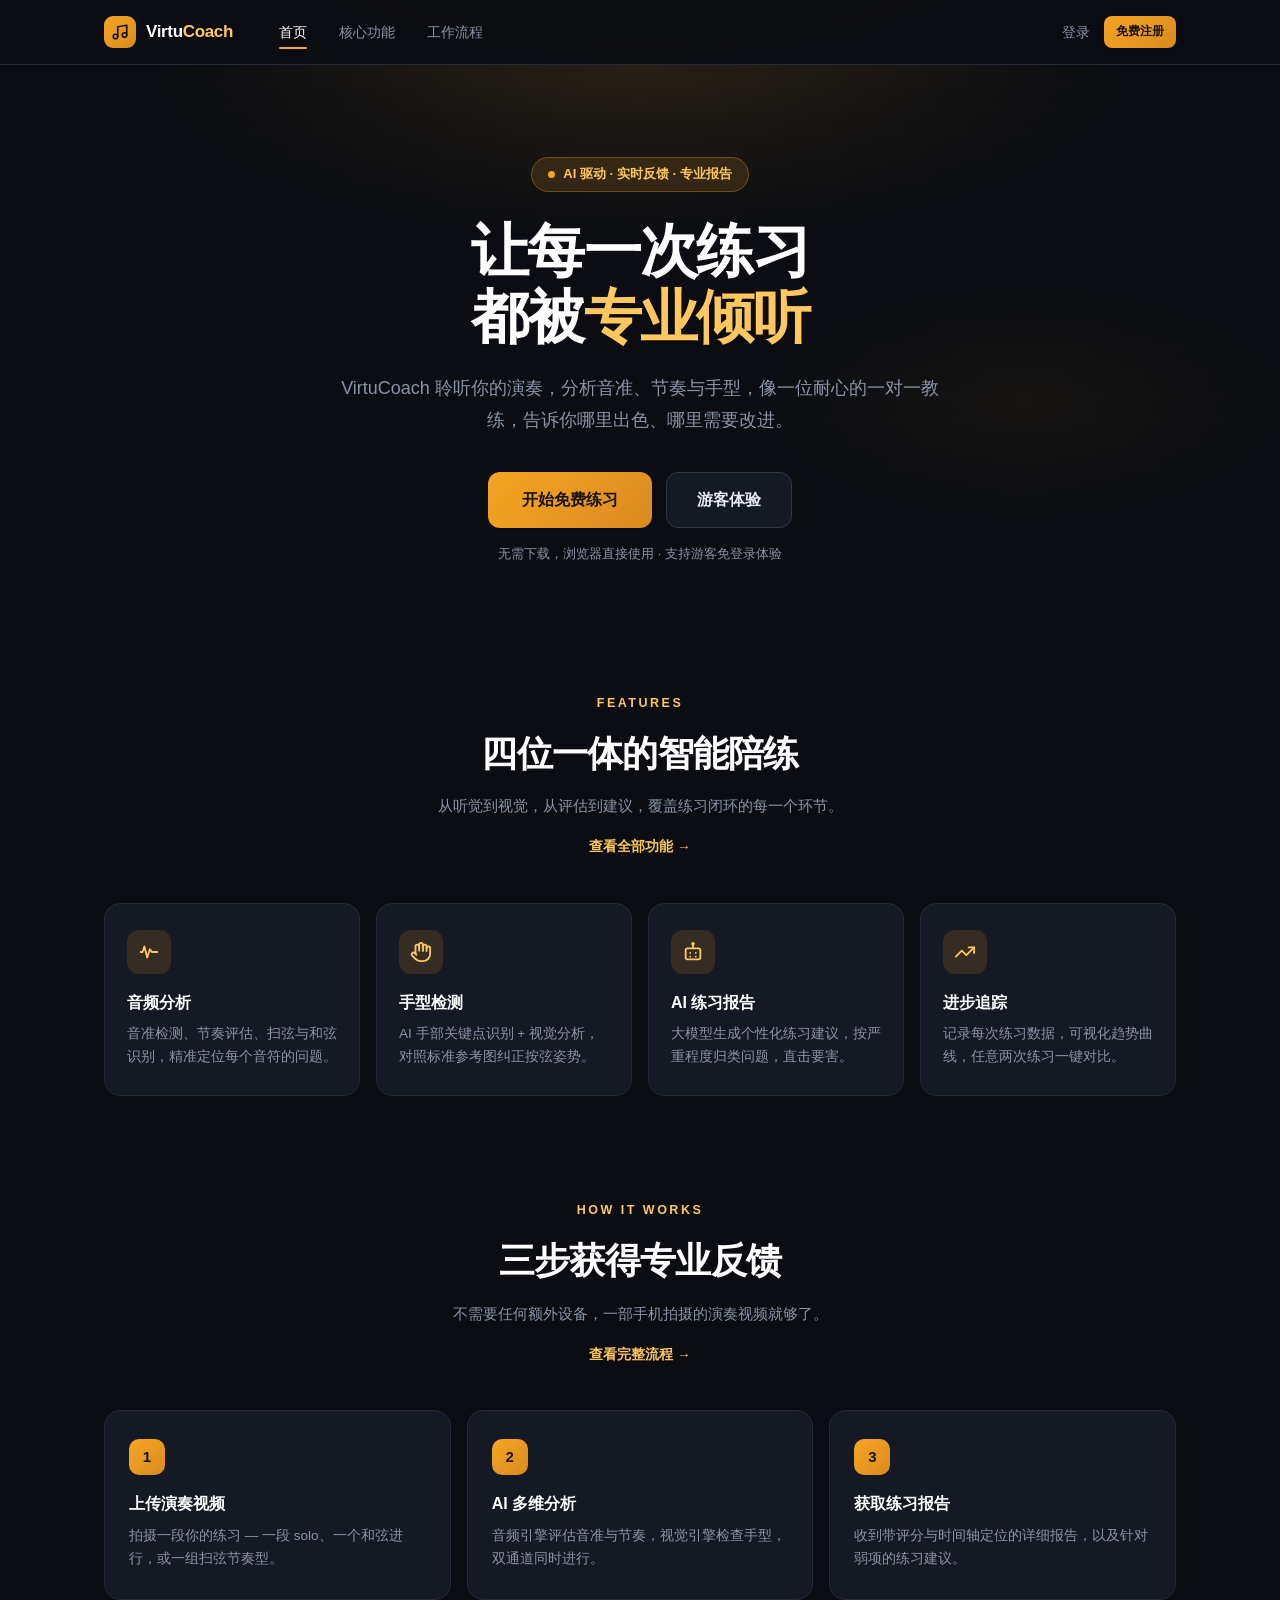
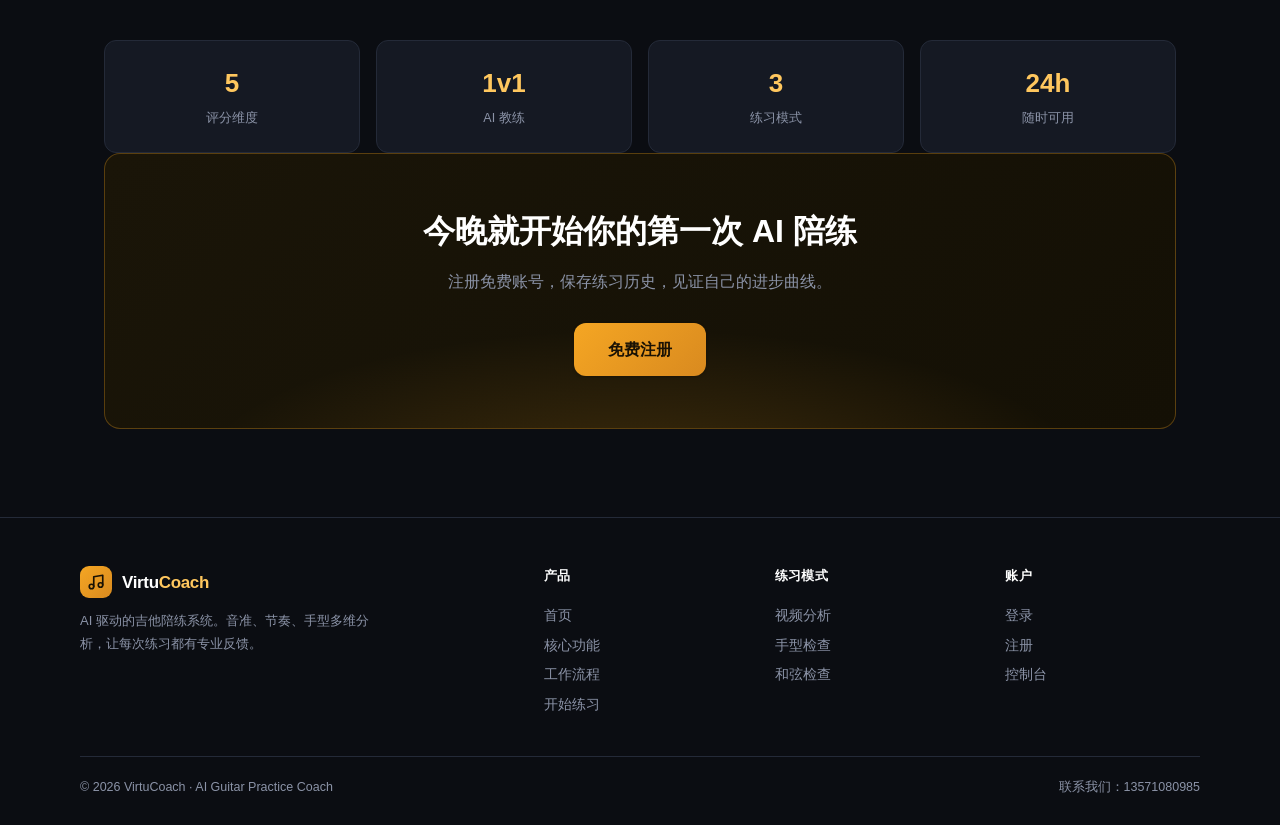
<file: frontend/index.html>
﻿<!DOCTYPE html>
<html lang="zh-CN">
<head>
  <meta charset="UTF-8">
  <meta name="viewport" content="width=device-width, initial-scale=1.0, viewport-fit=cover">
  <title>VirtuCoach — AI 吉他陪练系统</title>
  <meta name="description" content="上传演奏视频，AI 分析音准、节奏与手型，生成专业练习报告。你的 24 小时私人吉他教练。">
  <meta name="theme-color" content="#0a0a1a">
  <link rel="manifest" href="manifest.webmanifest">
  <link rel="icon" type="image/png" href="icons/icon-192.png">
  <link rel="apple-touch-icon" href="icons/apple-touch-icon.png">
  <meta name="mobile-web-app-capable" content="yes">
  <meta name="apple-mobile-web-app-capable" content="yes">
  <link rel="stylesheet" href="style.css?v=24">
</head>
<body>

  <!-- ═══ 导航栏 ═══ -->
  <nav class="site-nav">
    <div class="site-nav-inner">
      <a class="brand" href="/">
        <span class="brand-mark">
          <svg viewBox="0 0 24 24" fill="none" stroke="currentColor" stroke-width="2.2" stroke-linecap="round" stroke-linejoin="round"><path d="M9 18V5l12-2v13"/><circle cx="6" cy="18" r="3"/><circle cx="18" cy="16" r="3"/></svg>
        </span>
        <span class="brand-name">Virtu<em>Coach</em></span>
      </a>
      <div class="nav-links">
        <a class="nav-link active" href="/">首页</a>
        <a class="nav-link" href="/features.html">核心功能</a>
        <a class="nav-link" href="/how.html">工作流程</a>
      </div>
      <div class="nav-cta" id="navCta">
        <a class="nav-login" href="/login.html">登录</a>
        <a class="btn btn-primary btn-sm" href="/register.html">免费注册</a>
      </div>
    </div>
  </nav>

  <!-- ═══ Hero ═══ -->
  <header class="hero">
    <div class="hero-badge"><span class="dot"></span>AI 驱动 · 实时反馈 · 专业报告</div>
    <h1 class="hero-title">让每一次练习<br>都被<span class="grad">专业倾听</span></h1>
    <p class="hero-sub">VirtuCoach 聆听你的演奏，分析音准、节奏与手型，像一位耐心的一对一教练，告诉你哪里出色、哪里需要改进。</p>
    <div class="hero-ctas" id="heroBtns">
      <a class="btn btn-primary btn-hero" href="/register.html">开始免费练习</a>
      <a class="btn btn-secondary btn-hero-ghost" href="/analysis.html">游客体验</a>
    </div>
    <p class="hero-note">无需下载，浏览器直接使用 · 支持游客免登录体验</p>
  </header>

  <!-- ═══ 核心功能 ═══ -->
  <section class="section" id="features">
    <div class="section-head">
      <div class="eyebrow">Features</div>
      <h2>四位一体的智能陪练</h2>
      <p>从听觉到视觉，从评估到建议，覆盖练习闭环的每一个环节。</p>
      <a class="section-more-link" href="/features.html">查看全部功能 →</a>
    </div>
    <div class="features-grid">
      <div class="feature-card">
        <div class="feature-icon">
          <svg viewBox="0 0 24 24" fill="none" stroke="currentColor" stroke-width="2" stroke-linecap="round" stroke-linejoin="round"><path d="M3 12h2l2-6 3 12 3-9 2 3h6"/></svg>
        </div>
        <h3>音频分析</h3>
        <p>音准检测、节奏评估、扫弦与和弦识别，精准定位每个音符的问题。</p>
      </div>
      <div class="feature-card">
        <div class="feature-icon">
          <svg viewBox="0 0 24 24" fill="none" stroke="currentColor" stroke-width="2" stroke-linecap="round" stroke-linejoin="round"><path d="M18 11V6a2 2 0 0 0-4 0v5"/><path d="M14 10V4a2 2 0 0 0-4 0v2"/><path d="M10 10.5V6a2 2 0 0 0-4 0v8"/><path d="M18 8a2 2 0 1 1 4 0v6a8 8 0 0 1-8 8h-2c-2.8 0-4.5-.86-5.99-2.34l-3.6-3.6a2 2 0 0 1 2.83-2.82L7 15"/></svg>
        </div>
        <h3>手型检测</h3>
        <p>AI 手部关键点识别 + 视觉分析，对照标准参考图纠正按弦姿势。</p>
      </div>
      <div class="feature-card">
        <div class="feature-icon">
          <svg viewBox="0 0 24 24" fill="none" stroke="currentColor" stroke-width="2" stroke-linecap="round" stroke-linejoin="round"><rect x="4" y="8" width="16" height="12" rx="2"/><path d="M12 8V4"/><circle cx="12" cy="3" r="1"/><path d="M9 13h.01M15 13h.01M9 17h.01M15 17h.01"/></svg>
        </div>
        <h3>AI 练习报告</h3>
        <p>大模型生成个性化练习建议，按严重程度归类问题，直击要害。</p>
      </div>
      <div class="feature-card">
        <div class="feature-icon">
          <svg viewBox="0 0 24 24" fill="none" stroke="currentColor" stroke-width="2" stroke-linecap="round" stroke-linejoin="round"><polyline points="22 7 13.5 15.5 8.5 10.5 2 17"/><polyline points="16 7 22 7 22 13"/></svg>
        </div>
        <h3>进步追踪</h3>
        <p>记录每次练习数据，可视化趋势曲线，任意两次练习一键对比。</p>
      </div>
    </div>
  </section>

  <!-- ═══ 三步流程 ═══ -->
  <section class="section tight" id="how">
    <div class="section-head">
      <div class="eyebrow">How it works</div>
      <h2>三步获得专业反馈</h2>
      <p>不需要任何额外设备，一部手机拍摄的演奏视频就够了。</p>
      <a class="section-more-link" href="/how.html">查看完整流程 →</a>
    </div>
    <div class="how-grid">
      <div class="how-step">
        <div class="how-num">1</div>
        <h3>上传演奏视频</h3>
        <p>拍摄一段你的练习 — 一段 solo、一个和弦进行，或一组扫弦节奏型。</p>
      </div>
      <div class="how-step">
        <div class="how-num">2</div>
        <h3>AI 多维分析</h3>
        <p>音频引擎评估音准与节奏，视觉引擎检查手型，双通道同时进行。</p>
      </div>
      <div class="how-step">
        <div class="how-num">3</div>
        <h3>获取练习报告</h3>
        <p>收到带评分与时间轴定位的详细报告，以及针对弱项的练习建议。</p>
      </div>
    </div>
  </section>

  <!-- ═══ 数据指标 ═══ -->
  <div class="metrics-strip">
    <div class="metric-cell"><b>5</b><span>评分维度</span></div>
    <div class="metric-cell"><b>1v1</b><span>AI 教练</span></div>
    <div class="metric-cell"><b>3</b><span>练习模式</span></div>
    <div class="metric-cell"><b>24h</b><span>随时可用</span></div>
  </div>

  <!-- ═══ CTA ═══ -->
  <div class="cta-band">
    <div class="cta-band-inner">
      <h2>今晚就开始你的第一次 AI 陪练</h2>
      <p>注册免费账号，保存练习历史，见证自己的进步曲线。</p>
      <a class="btn btn-primary btn-hero" href="/register.html">免费注册</a>
    </div>
  </div>

  <!-- ═══ 页脚 ═══ -->
  <footer class="site-footer">
    <div class="site-footer-inner">
      <div class="footer-brand">
        <a class="brand" href="/">
          <span class="brand-mark">
            <svg viewBox="0 0 24 24" fill="none" stroke="currentColor" stroke-width="2.2" stroke-linecap="round" stroke-linejoin="round"><path d="M9 18V5l12-2v13"/><circle cx="6" cy="18" r="3"/><circle cx="18" cy="16" r="3"/></svg>
          </span>
          <span class="brand-name">Virtu<em>Coach</em></span>
        </a>
        <p>AI 驱动的吉他陪练系统。音准、节奏、手型多维分析，让每次练习都有专业反馈。</p>
      </div>
      <div class="footer-col">
        <h5>产品</h5>
        <a href="/">首页</a>
        <a href="/features.html">核心功能</a>
        <a href="/how.html">工作流程</a>
        <a href="/analysis.html">开始练习</a>
      </div>
      <div class="footer-col">
        <h5>练习模式</h5>
        <a href="/analysis.html">视频分析</a>
        <a href="/analysis.html?mode=hand">手型检查</a>
        <a href="/analysis.html">和弦检查</a>
      </div>
      <div class="footer-col">
        <h5>账户</h5>
        <a href="/login.html">登录</a>
        <a href="/register.html">注册</a>
        <a href="/dashboard.html">控制台</a>
      </div>
    </div>
    <div class="footer-bottom">
      <span>© 2026 VirtuCoach · AI Guitar Practice Coach</span>
      <span>联系我们：13571080985</span>
    </div>
  </footer>

  <div class="toast" id="toast"></div>

  <script src="js/auth.js"></script>
  <script>
    (function () {
      if (VirtuCoach.isLoggedIn()) {
        document.getElementById("heroBtns").innerHTML =
          '<a class="btn btn-primary btn-hero" href="/dashboard.html">进入控制台</a>' +
          '<a class="btn btn-secondary btn-hero-ghost" href="/analysis.html">开始练习</a>';
        document.getElementById("navCta").innerHTML =
          '<a class="btn btn-primary btn-sm" href="/dashboard.html">进入控制台</a>';
      }
    })();
  </script>
  <script>
    // 滚动入场：区块从页面下方滑上来（配合 style.css 的 .reveal）
    (function () {
      var targets = [];
      ["features-grid", "how-grid", "metrics-strip"].forEach(function (cls) {
        var grid = document.getElementsByClassName(cls)[0];
        if (!grid) return;
        Array.prototype.forEach.call(grid.children, function (child, i) {
          child.classList.add("reveal");
          child.style.transitionDelay = Math.min(i, 3) * 0.08 + "s";
          targets.push(child);
        });
      });
      document.querySelectorAll(".section-head, .cta-band-inner").forEach(function (el) {
        el.classList.add("reveal");
        targets.push(el);
      });

      if (!("IntersectionObserver" in window)) {
        targets.forEach(function (el) { el.classList.add("in"); });
        return;
      }
      var io = new IntersectionObserver(function (entries) {
        entries.forEach(function (entry) {
          if (entry.isIntersecting) {
            entry.target.classList.add("in");
            io.unobserve(entry.target);
          }
        });
      }, { threshold: 0.12, rootMargin: "0px 0px -40px 0px" });
      targets.forEach(function (el) { io.observe(el); });
    })();
  </script>
  <script>
  if ('serviceWorker' in navigator) {
    window.addEventListener('load', function () {
      navigator.serviceWorker.register('sw.js').catch(function (e) {
        console.warn('Service Worker 注册失败:', e);
      });
    });
  }
  </script>
</body>
</html>
</file>
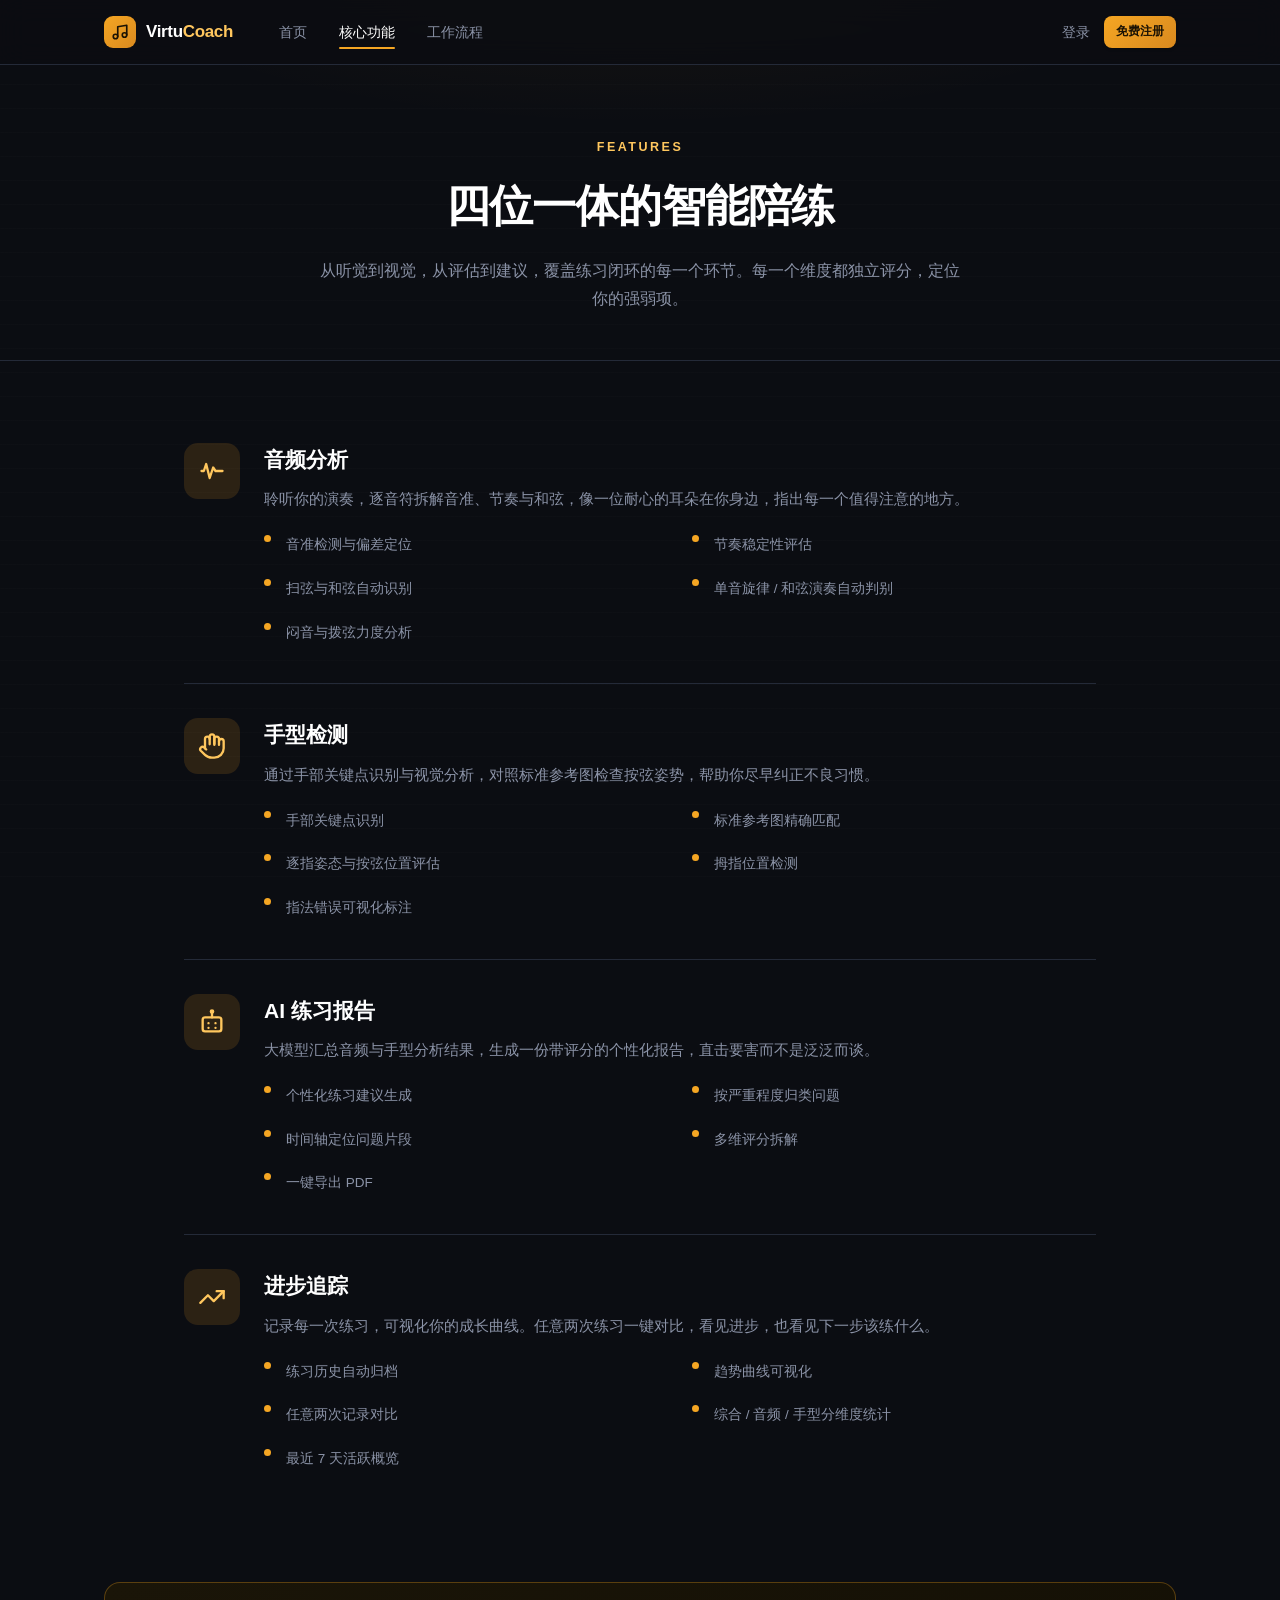
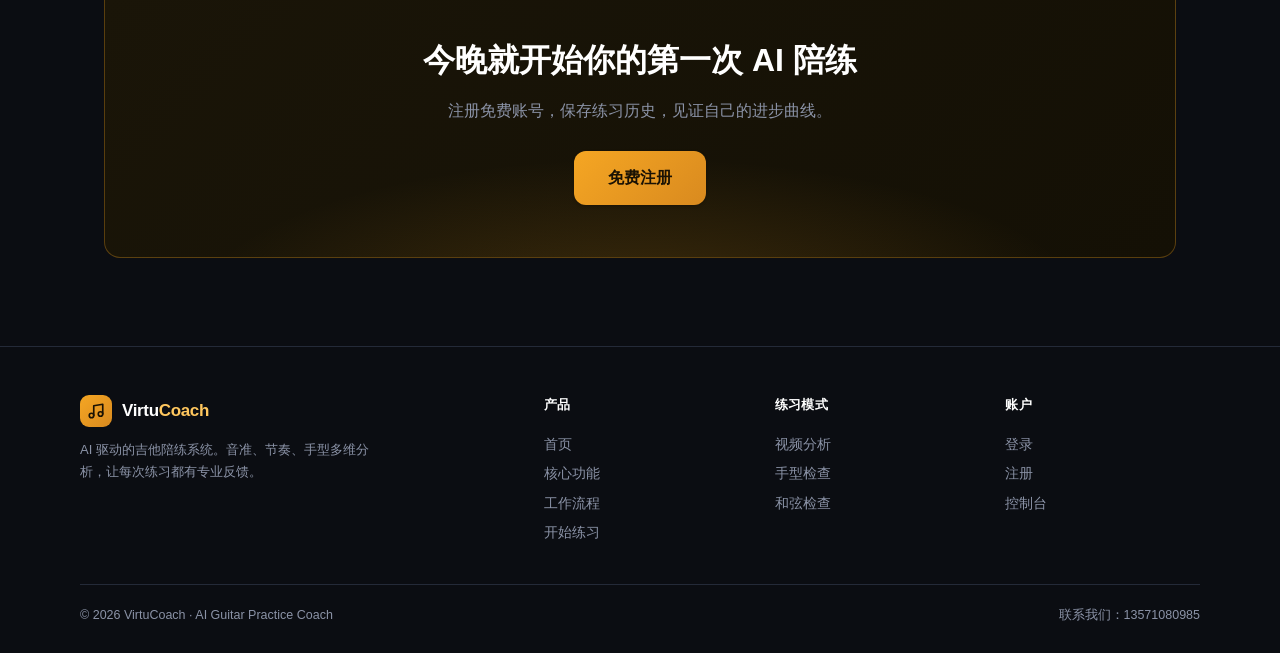
<file: frontend/features.html>
<!DOCTYPE html>
<html lang="zh-CN">
<head>
  <meta charset="UTF-8">
  <meta name="viewport" content="width=device-width, initial-scale=1.0">
  <title>核心功能 — VirtuCoach</title>
  <meta name="description" content="音准、节奏、手型、和弦四维分析，AI 生成个性化练习报告，追踪每一次进步。">
  <link rel="stylesheet" href="style.css?v=24">
</head>
<body>

  <!-- ═══ 导航栏 ═══ -->
  <nav class="site-nav">
    <div class="site-nav-inner">
      <a class="brand" href="/">
        <span class="brand-mark">
          <svg viewBox="0 0 24 24" fill="none" stroke="currentColor" stroke-width="2.2" stroke-linecap="round" stroke-linejoin="round"><path d="M9 18V5l12-2v13"/><circle cx="6" cy="18" r="3"/><circle cx="18" cy="16" r="3"/></svg>
        </span>
        <span class="brand-name">Virtu<em>Coach</em></span>
      </a>
      <div class="nav-links">
        <a class="nav-link" href="/">首页</a>
        <a class="nav-link active" href="/features.html">核心功能</a>
        <a class="nav-link" href="/how.html">工作流程</a>
      </div>
      <div class="nav-cta" id="navCta">
        <a class="nav-login" href="/login.html">登录</a>
        <a class="btn btn-primary btn-sm" href="/register.html">免费注册</a>
      </div>
    </div>
  </nav>

  <!-- ═══ 页首 ═══ -->
  <header class="page-hero">
    <div class="eyebrow">Features</div>
    <h1>四位一体的智能陪练</h1>
    <p class="lead">从听觉到视觉，从评估到建议，覆盖练习闭环的每一个环节。每一个维度都独立评分，定位你的强弱项。</p>
  </header>

  <main class="page-body">

    <section class="feature-detail">
      <div class="feature-detail-icon">
        <svg viewBox="0 0 24 24" fill="none" stroke="currentColor" stroke-width="2" stroke-linecap="round" stroke-linejoin="round"><path d="M3 12h2l2-6 3 12 3-9 2 3h6"/></svg>
      </div>
      <div class="feature-detail-body">
        <h2>音频分析</h2>
        <p class="desc">聆听你的演奏，逐音符拆解音准、节奏与和弦，像一位耐心的耳朵在你身边，指出每一个值得注意的地方。</p>
        <ul class="cap-list">
          <li>音准检测与偏差定位</li>
          <li>节奏稳定性评估</li>
          <li>扫弦与和弦自动识别</li>
          <li>单音旋律 / 和弦演奏自动判别</li>
          <li>闷音与拨弦力度分析</li>
        </ul>
      </div>
    </section>

    <section class="feature-detail">
      <div class="feature-detail-icon">
        <svg viewBox="0 0 24 24" fill="none" stroke="currentColor" stroke-width="2" stroke-linecap="round" stroke-linejoin="round"><path d="M18 11V6a2 2 0 0 0-4 0v5"/><path d="M14 10V4a2 2 0 0 0-4 0v2"/><path d="M10 10.5V6a2 2 0 0 0-4 0v8"/><path d="M18 8a2 2 0 1 1 4 0v6a8 8 0 0 1-8 8h-2c-2.8 0-4.5-.86-5.99-2.34l-3.6-3.6a2 2 0 0 1 2.83-2.82L7 15"/></svg>
      </div>
      <div class="feature-detail-body">
        <h2>手型检测</h2>
        <p class="desc">通过手部关键点识别与视觉分析，对照标准参考图检查按弦姿势，帮助你尽早纠正不良习惯。</p>
        <ul class="cap-list">
          <li>手部关键点识别</li>
          <li>标准参考图精确匹配</li>
          <li>逐指姿态与按弦位置评估</li>
          <li>拇指位置检测</li>
          <li>指法错误可视化标注</li>
        </ul>
      </div>
    </section>

    <section class="feature-detail">
      <div class="feature-detail-icon">
        <svg viewBox="0 0 24 24" fill="none" stroke="currentColor" stroke-width="2" stroke-linecap="round" stroke-linejoin="round"><rect x="4" y="8" width="16" height="12" rx="2"/><path d="M12 8V4"/><circle cx="12" cy="3" r="1"/><path d="M9 13h.01M15 13h.01M9 17h.01M15 17h.01"/></svg>
      </div>
      <div class="feature-detail-body">
        <h2>AI 练习报告</h2>
        <p class="desc">大模型汇总音频与手型分析结果，生成一份带评分的个性化报告，直击要害而不是泛泛而谈。</p>
        <ul class="cap-list">
          <li>个性化练习建议生成</li>
          <li>按严重程度归类问题</li>
          <li>时间轴定位问题片段</li>
          <li>多维评分拆解</li>
          <li>一键导出 PDF</li>
        </ul>
      </div>
    </section>

    <section class="feature-detail">
      <div class="feature-detail-icon">
        <svg viewBox="0 0 24 24" fill="none" stroke="currentColor" stroke-width="2" stroke-linecap="round" stroke-linejoin="round"><polyline points="22 7 13.5 15.5 8.5 10.5 2 17"/><polyline points="16 7 22 7 22 13"/></svg>
      </div>
      <div class="feature-detail-body">
        <h2>进步追踪</h2>
        <p class="desc">记录每一次练习，可视化你的成长曲线。任意两次练习一键对比，看见进步，也看见下一步该练什么。</p>
        <ul class="cap-list">
          <li>练习历史自动归档</li>
          <li>趋势曲线可视化</li>
          <li>任意两次记录对比</li>
          <li>综合 / 音频 / 手型分维度统计</li>
          <li>最近 7 天活跃概览</li>
        </ul>
      </div>
    </section>

  </main>

  <!-- ═══ CTA ═══ -->
  <div class="cta-band">
    <div class="cta-band-inner">
      <h2>今晚就开始你的第一次 AI 陪练</h2>
      <p>注册免费账号，保存练习历史，见证自己的进步曲线。</p>
      <a class="btn btn-primary btn-hero" href="/register.html">免费注册</a>
    </div>
  </div>

  <!-- ═══ 页脚 ═══ -->
  <footer class="site-footer">
    <div class="site-footer-inner">
      <div class="footer-brand">
        <a class="brand" href="/">
          <span class="brand-mark">
            <svg viewBox="0 0 24 24" fill="none" stroke="currentColor" stroke-width="2.2" stroke-linecap="round" stroke-linejoin="round"><path d="M9 18V5l12-2v13"/><circle cx="6" cy="18" r="3"/><circle cx="18" cy="16" r="3"/></svg>
          </span>
          <span class="brand-name">Virtu<em>Coach</em></span>
        </a>
        <p>AI 驱动的吉他陪练系统。音准、节奏、手型多维分析，让每次练习都有专业反馈。</p>
      </div>
      <div class="footer-col">
        <h5>产品</h5>
        <a href="/">首页</a>
        <a href="/features.html">核心功能</a>
        <a href="/how.html">工作流程</a>
        <a href="/analysis.html">开始练习</a>
      </div>
      <div class="footer-col">
        <h5>练习模式</h5>
        <a href="/analysis.html">视频分析</a>
        <a href="/analysis.html?mode=hand">手型检查</a>
        <a href="/analysis.html">和弦检查</a>
      </div>
      <div class="footer-col">
        <h5>账户</h5>
        <a href="/login.html">登录</a>
        <a href="/register.html">注册</a>
        <a href="/dashboard.html">控制台</a>
      </div>
    </div>
    <div class="footer-bottom">
      <span>© 2026 VirtuCoach · AI Guitar Practice Coach</span>
      <span>联系我们：13571080985</span>
    </div>
  </footer>

  <div class="toast" id="toast"></div>

  <script src="js/auth.js"></script>
  <script>
    (function () {
      if (VirtuCoach.isLoggedIn()) {
        document.getElementById("navCta").innerHTML =
          '<a class="btn btn-primary btn-sm" href="/dashboard.html">进入控制台</a>';
      }
    })();
  </script>
  <script>
    // 滚动入场：功能详情块从下往上滑入
    (function () {
      var targets = [];
      document.querySelectorAll(".feature-detail").forEach(function (el, i) {
        el.classList.add("reveal");
        el.style.transitionDelay = Math.min(i, 3) * 0.08 + "s";
        targets.push(el);
      });
      if (!("IntersectionObserver" in window)) {
        targets.forEach(function (el) { el.classList.add("in"); });
        return;
      }
      var io = new IntersectionObserver(function (entries) {
        entries.forEach(function (entry) {
          if (entry.isIntersecting) { entry.target.classList.add("in"); io.unobserve(entry.target); }
        });
      }, { threshold: 0.12, rootMargin: "0px 0px -40px 0px" });
      targets.forEach(function (el) { io.observe(el); });
    })();
  </script>
</body>
</html>
</file>
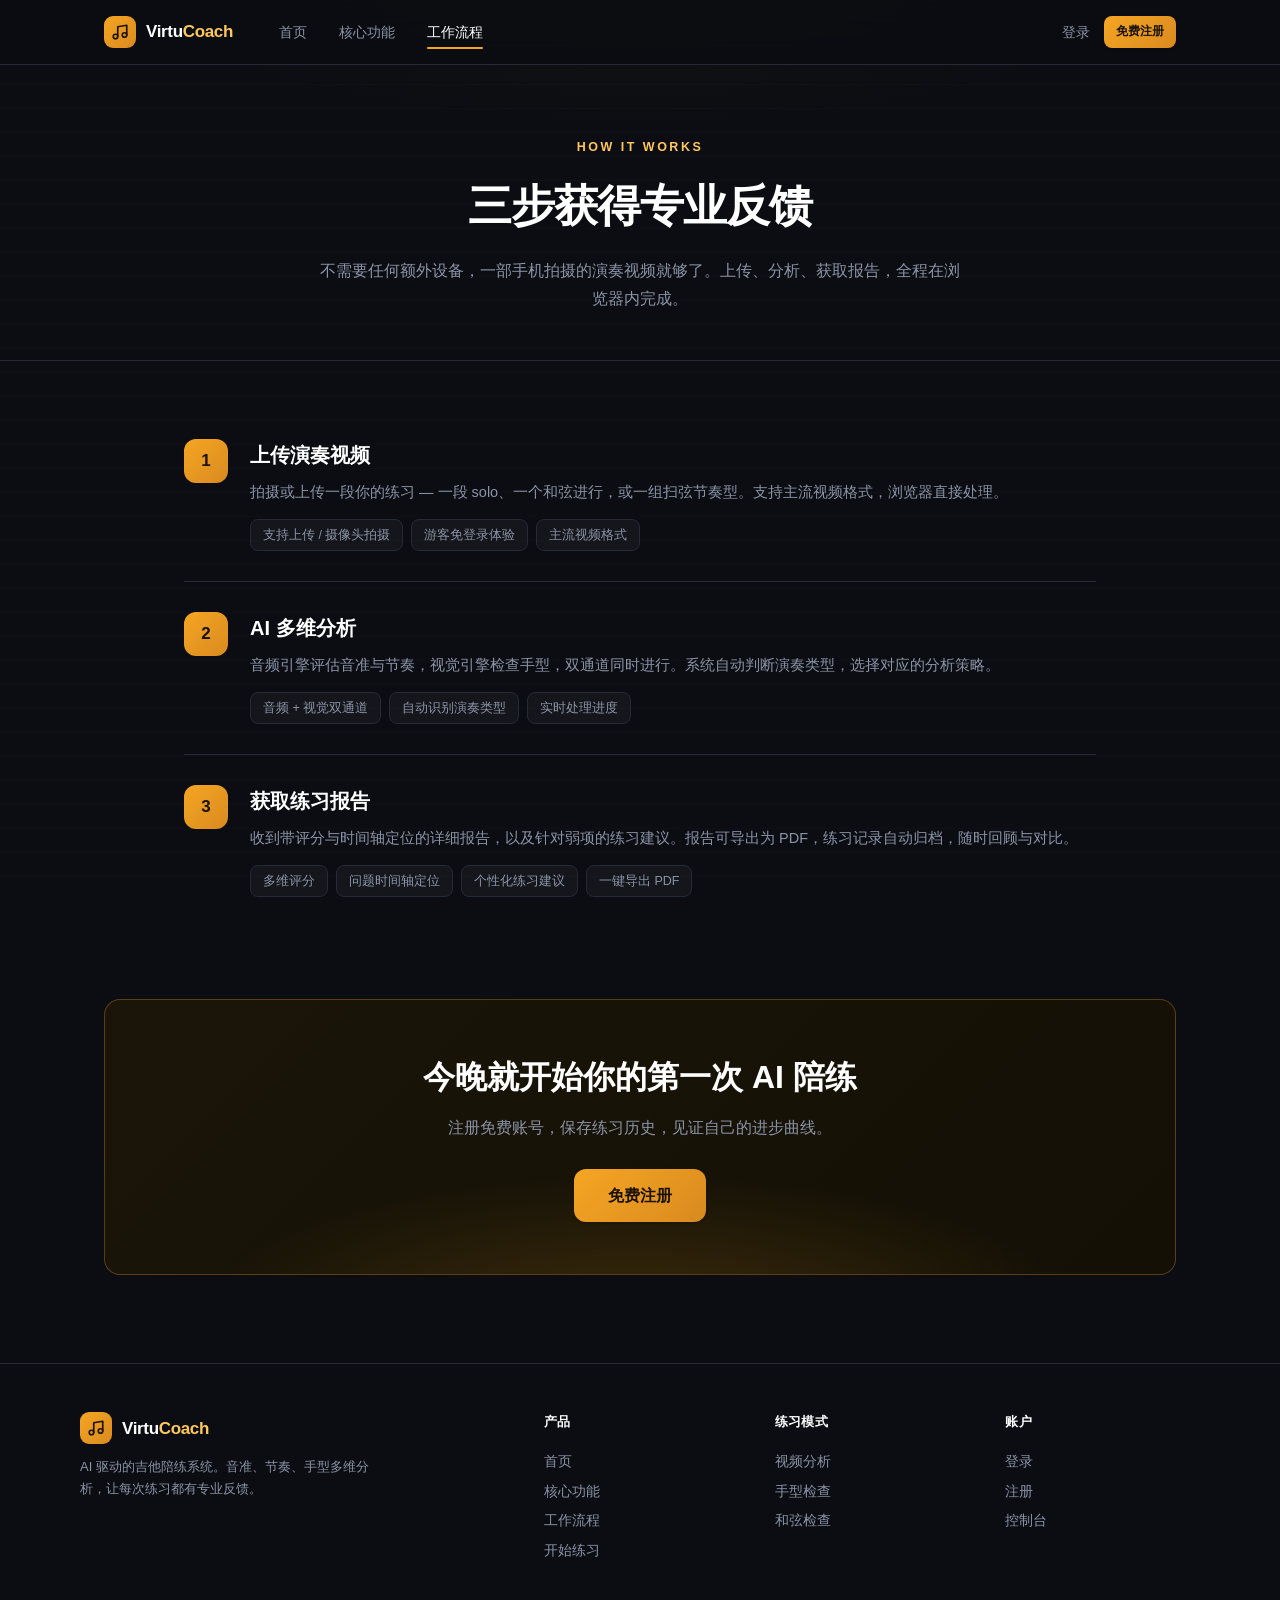
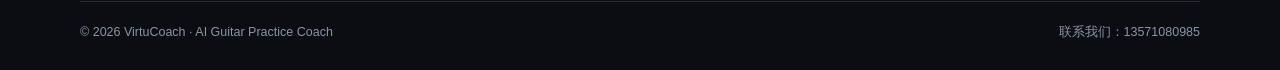
<file: frontend/how.html>
<!DOCTYPE html>
<html lang="zh-CN">
<head>
  <meta charset="UTF-8">
  <meta name="viewport" content="width=device-width, initial-scale=1.0">
  <title>工作流程 — VirtuCoach</title>
  <meta name="description" content="上传演奏视频，AI 多维分析，获取专业练习报告。三步完成，无需额外设备。">
  <link rel="stylesheet" href="style.css?v=24">
</head>
<body>

  <!-- ═══ 导航栏 ═══ -->
  <nav class="site-nav">
    <div class="site-nav-inner">
      <a class="brand" href="/">
        <span class="brand-mark">
          <svg viewBox="0 0 24 24" fill="none" stroke="currentColor" stroke-width="2.2" stroke-linecap="round" stroke-linejoin="round"><path d="M9 18V5l12-2v13"/><circle cx="6" cy="18" r="3"/><circle cx="18" cy="16" r="3"/></svg>
        </span>
        <span class="brand-name">Virtu<em>Coach</em></span>
      </a>
      <div class="nav-links">
        <a class="nav-link" href="/">首页</a>
        <a class="nav-link" href="/features.html">核心功能</a>
        <a class="nav-link active" href="/how.html">工作流程</a>
      </div>
      <div class="nav-cta" id="navCta">
        <a class="nav-login" href="/login.html">登录</a>
        <a class="btn btn-primary btn-sm" href="/register.html">免费注册</a>
      </div>
    </div>
  </nav>

  <!-- ═══ 页首 ═══ -->
  <header class="page-hero">
    <div class="eyebrow">How it works</div>
    <h1>三步获得专业反馈</h1>
    <p class="lead">不需要任何额外设备，一部手机拍摄的演奏视频就够了。上传、分析、获取报告，全程在浏览器内完成。</p>
  </header>

  <main class="page-body">

    <section class="how-detail">
      <div class="how-detail-num">1</div>
      <div class="how-detail-body">
        <h2>上传演奏视频</h2>
        <p class="desc">拍摄或上传一段你的练习 — 一段 solo、一个和弦进行，或一组扫弦节奏型。支持主流视频格式，浏览器直接处理。</p>
        <div class="step-points">
          <span class="step-point">支持上传 / 摄像头拍摄</span>
          <span class="step-point">游客免登录体验</span>
          <span class="step-point">主流视频格式</span>
        </div>
      </div>
    </section>

    <section class="how-detail">
      <div class="how-detail-num">2</div>
      <div class="how-detail-body">
        <h2>AI 多维分析</h2>
        <p class="desc">音频引擎评估音准与节奏，视觉引擎检查手型，双通道同时进行。系统自动判断演奏类型，选择对应的分析策略。</p>
        <div class="step-points">
          <span class="step-point">音频 + 视觉双通道</span>
          <span class="step-point">自动识别演奏类型</span>
          <span class="step-point">实时处理进度</span>
        </div>
      </div>
    </section>

    <section class="how-detail">
      <div class="how-detail-num">3</div>
      <div class="how-detail-body">
        <h2>获取练习报告</h2>
        <p class="desc">收到带评分与时间轴定位的详细报告，以及针对弱项的练习建议。报告可导出为 PDF，练习记录自动归档，随时回顾与对比。</p>
        <div class="step-points">
          <span class="step-point">多维评分</span>
          <span class="step-point">问题时间轴定位</span>
          <span class="step-point">个性化练习建议</span>
          <span class="step-point">一键导出 PDF</span>
        </div>
      </div>
    </section>

  </main>

  <!-- ═══ CTA ═══ -->
  <div class="cta-band">
    <div class="cta-band-inner">
      <h2>今晚就开始你的第一次 AI 陪练</h2>
      <p>注册免费账号，保存练习历史，见证自己的进步曲线。</p>
      <a class="btn btn-primary btn-hero" href="/register.html">免费注册</a>
    </div>
  </div>

  <!-- ═══ 页脚 ═══ -->
  <footer class="site-footer">
    <div class="site-footer-inner">
      <div class="footer-brand">
        <a class="brand" href="/">
          <span class="brand-mark">
            <svg viewBox="0 0 24 24" fill="none" stroke="currentColor" stroke-width="2.2" stroke-linecap="round" stroke-linejoin="round"><path d="M9 18V5l12-2v13"/><circle cx="6" cy="18" r="3"/><circle cx="18" cy="16" r="3"/></svg>
          </span>
          <span class="brand-name">Virtu<em>Coach</em></span>
        </a>
        <p>AI 驱动的吉他陪练系统。音准、节奏、手型多维分析，让每次练习都有专业反馈。</p>
      </div>
      <div class="footer-col">
        <h5>产品</h5>
        <a href="/">首页</a>
        <a href="/features.html">核心功能</a>
        <a href="/how.html">工作流程</a>
        <a href="/analysis.html">开始练习</a>
      </div>
      <div class="footer-col">
        <h5>练习模式</h5>
        <a href="/analysis.html">视频分析</a>
        <a href="/analysis.html?mode=hand">手型检查</a>
        <a href="/analysis.html">和弦检查</a>
      </div>
      <div class="footer-col">
        <h5>账户</h5>
        <a href="/login.html">登录</a>
        <a href="/register.html">注册</a>
        <a href="/dashboard.html">控制台</a>
      </div>
    </div>
    <div class="footer-bottom">
      <span>© 2026 VirtuCoach · AI Guitar Practice Coach</span>
      <span>联系我们：13571080985</span>
    </div>
  </footer>

  <div class="toast" id="toast"></div>

  <script src="js/auth.js"></script>
  <script>
    (function () {
      if (VirtuCoach.isLoggedIn()) {
        document.getElementById("navCta").innerHTML =
          '<a class="btn btn-primary btn-sm" href="/dashboard.html">进入控制台</a>';
      }
    })();
  </script>
  <script>
    // 滚动入场：流程步骤块从下往上滑入
    (function () {
      var targets = [];
      document.querySelectorAll(".how-detail").forEach(function (el, i) {
        el.classList.add("reveal");
        el.style.transitionDelay = Math.min(i, 3) * 0.08 + "s";
        targets.push(el);
      });
      if (!("IntersectionObserver" in window)) {
        targets.forEach(function (el) { el.classList.add("in"); });
        return;
      }
      var io = new IntersectionObserver(function (entries) {
        entries.forEach(function (entry) {
          if (entry.isIntersecting) { entry.target.classList.add("in"); io.unobserve(entry.target); }
        });
      }, { threshold: 0.12, rootMargin: "0px 0px -40px 0px" });
      targets.forEach(function (el) { io.observe(el); });
    })();
  </script>
</body>
</html>
</file>
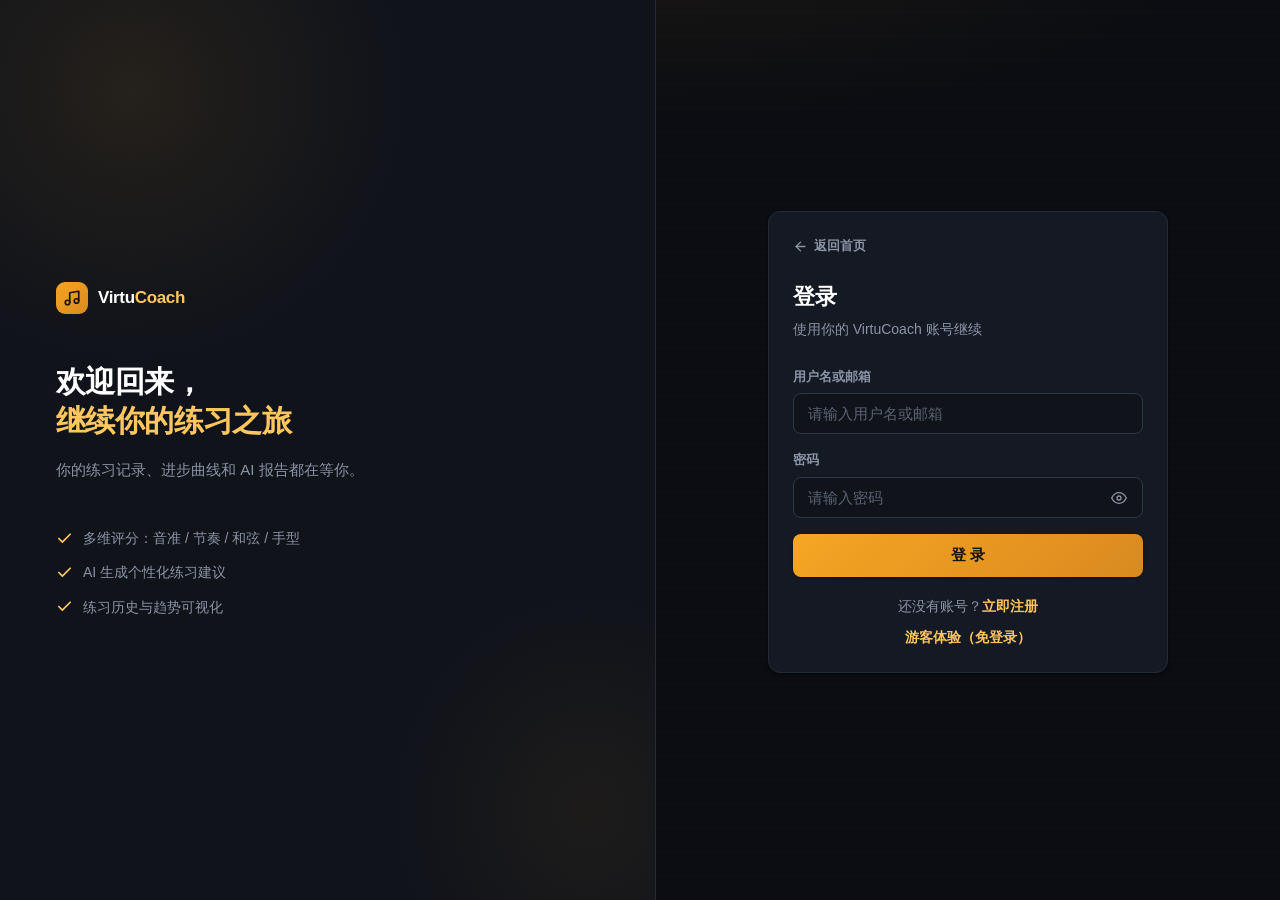
<file: frontend/login.html>
﻿<!DOCTYPE html>
<html lang="zh-CN">
<head>
  <meta charset="UTF-8">
  <meta name="viewport" content="width=device-width, initial-scale=1.0, viewport-fit=cover">
  <title>登录 — VirtuCoach</title>
  <meta name="theme-color" content="#0a0a1a">
  <link rel="manifest" href="manifest.webmanifest">
  <link rel="icon" type="image/png" href="icons/icon-192.png">
  <link rel="apple-touch-icon" href="icons/apple-touch-icon.png">
  <meta name="mobile-web-app-capable" content="yes">
  <meta name="apple-mobile-web-app-capable" content="yes">
  <link rel="stylesheet" href="style.css?v=24">
</head>
<body>

  <div class="auth-split page-enter">
    <!-- 左侧品牌区 -->
    <div class="auth-brand">
      <a class="brand" href="/">
        <span class="brand-mark">
          <svg viewBox="0 0 24 24" fill="none" stroke="currentColor" stroke-width="2.2" stroke-linecap="round" stroke-linejoin="round"><path d="M9 18V5l12-2v13"/><circle cx="6" cy="18" r="3"/><circle cx="18" cy="16" r="3"/></svg>
        </span>
        <span class="brand-name">Virtu<em>Coach</em></span>
      </a>
      <h2>欢迎回来，<br><span class="grad">继续你的练习之旅</span></h2>
      <p>你的练习记录、进步曲线和 AI 报告都在等你。</p>
      <div class="auth-brand-points">
        <span><svg viewBox="0 0 24 24" fill="none" stroke="currentColor" stroke-width="2.4" stroke-linecap="round" stroke-linejoin="round"><polyline points="20 6 9 17 4 12"/></svg>多维评分：音准 / 节奏 / 和弦 / 手型</span>
        <span><svg viewBox="0 0 24 24" fill="none" stroke="currentColor" stroke-width="2.4" stroke-linecap="round" stroke-linejoin="round"><polyline points="20 6 9 17 4 12"/></svg>AI 生成个性化练习建议</span>
        <span><svg viewBox="0 0 24 24" fill="none" stroke="currentColor" stroke-width="2.4" stroke-linecap="round" stroke-linejoin="round"><polyline points="20 6 9 17 4 12"/></svg>练习历史与趋势可视化</span>
      </div>
    </div>

    <!-- 右侧表单区 -->
    <div class="auth-form-side">
      <div class="auth-card">
        <a class="auth-back" href="/">
          <svg viewBox="0 0 24 24" fill="none" stroke="currentColor" stroke-width="2.2" stroke-linecap="round" stroke-linejoin="round"><path d="M19 12H5"/><polyline points="12 19 5 12 12 5"/></svg>
          返回首页
        </a>
        <div class="form-title">登录</div>
        <div class="subtitle">使用你的 VirtuCoach 账号继续</div>
        <div class="auth-error" id="authError"></div>
        <form id="loginForm">
          <div class="form-group">
            <label for="username">用户名或邮箱</label>
            <input type="text" id="username" required autocomplete="username" placeholder="请输入用户名或邮箱">
          </div>
          <div class="form-group">
            <label for="password">密码</label>
            <div class="pw-wrap">
              <input type="password" id="password" required autocomplete="current-password" placeholder="请输入密码">
              <button type="button" class="pw-toggle" id="pwToggle" aria-label="显示或隐藏密码">
                <svg viewBox="0 0 24 24" fill="none" stroke="currentColor" stroke-width="2" stroke-linecap="round" stroke-linejoin="round"><path d="M1 12s4-8 11-8 11 8 11 8-4 8-11 8-11-8-11-8z"/><circle cx="12" cy="12" r="3"/></svg>
              </button>
            </div>
          </div>
          <button type="submit" class="btn btn-primary btn-full">登 录</button>
        </form>
        <div class="auth-link">
          还没有账号？<a href="/register.html">立即注册</a>
        </div>
        <div class="auth-link" style="margin-top:8px;">
          <a href="/analysis.html">游客体验（免登录）</a>
        </div>
      </div>
    </div>
  </div>

  <div class="toast" id="toast"></div>

  <script src="js/auth.js"></script>
  <script>
    (function () {
      var token = sessionStorage.getItem("virtucoach_token");
      if (token) {
        // Already logged in, verify token
        fetch("/api/auth/me", { headers: { Authorization: "Bearer " + token } })
          .then(function (r) { if (r.ok) window.location.href = "/dashboard.html"; });
      }

      document.getElementById("pwToggle").addEventListener("click", function () {
        var pw = document.getElementById("password");
        pw.type = pw.type === "password" ? "text" : "password";
      });

      document.getElementById("loginForm").addEventListener("submit", async function (e) {
        e.preventDefault();
        var err = document.getElementById("authError");
        err.style.display = "none";
        var btn = this.querySelector('button[type="submit"]');
        var originalText = btn.textContent;
        btn.disabled = true;
        btn.textContent = "登录中...";
        try {
          var resp = await fetch("/api/auth/login", {
            method: "POST",
            headers: { "Content-Type": "application/json" },
            body: JSON.stringify({
              username: document.getElementById("username").value.trim(),
              password: document.getElementById("password").value,
            }),
          });
          var data = await resp.json();
          if (!resp.ok) throw new Error(data.detail || "登录失败");
          sessionStorage.setItem("virtucoach_token", data.access_token);
          if (data.user) {
            sessionStorage.setItem("virtucoach_user", JSON.stringify(data.user));
          }
          window.location.href = "/dashboard.html";
        } catch (ex) {
          err.textContent = ex.message;
          err.style.display = "block";
          btn.disabled = false;
          btn.textContent = originalText;
        }
      });
    })();
  </script>
  <script>
  if ('serviceWorker' in navigator) {
    window.addEventListener('load', function () {
      navigator.serviceWorker.register('sw.js').catch(function (e) {
        console.warn('Service Worker 注册失败:', e);
      });
    });
  }
  </script>
</body>
</html>
</file>
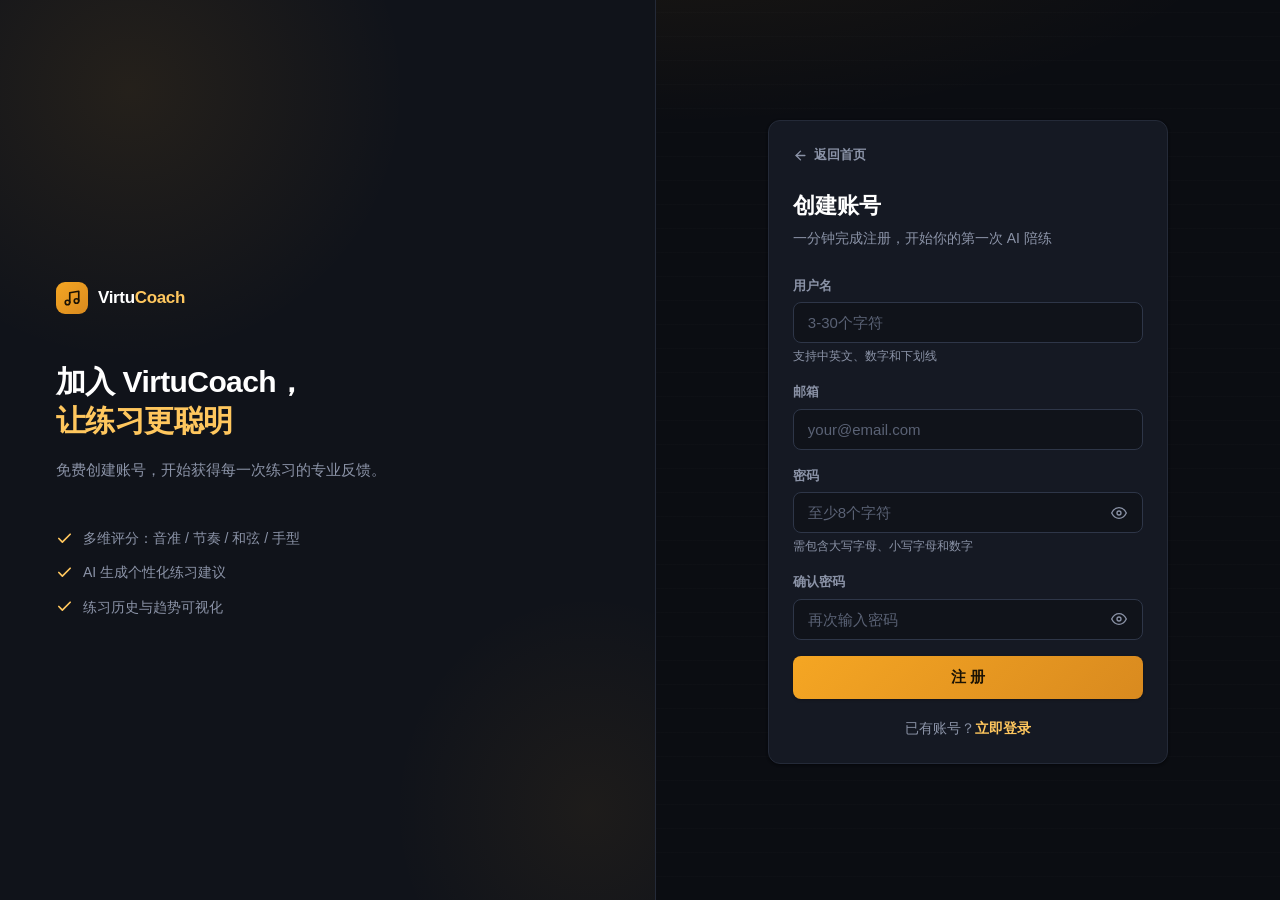
<file: frontend/register.html>
﻿<!DOCTYPE html>
<html lang="zh-CN">
<head>
  <meta charset="UTF-8">
  <meta name="viewport" content="width=device-width, initial-scale=1.0, viewport-fit=cover">
  <title>注册 — VirtuCoach</title>
  <meta name="theme-color" content="#0a0a1a">
  <link rel="manifest" href="manifest.webmanifest">
  <link rel="icon" type="image/png" href="icons/icon-192.png">
  <link rel="apple-touch-icon" href="icons/apple-touch-icon.png">
  <meta name="mobile-web-app-capable" content="yes">
  <meta name="apple-mobile-web-app-capable" content="yes">
  <link rel="stylesheet" href="style.css?v=24">
</head>
<body>

  <div class="auth-split page-enter">
    <!-- 左侧品牌区 -->
    <div class="auth-brand">
      <a class="brand" href="/">
        <span class="brand-mark">
          <svg viewBox="0 0 24 24" fill="none" stroke="currentColor" stroke-width="2.2" stroke-linecap="round" stroke-linejoin="round"><path d="M9 18V5l12-2v13"/><circle cx="6" cy="18" r="3"/><circle cx="18" cy="16" r="3"/></svg>
        </span>
        <span class="brand-name">Virtu<em>Coach</em></span>
      </a>
      <h2>加入 VirtuCoach，<br><span class="grad">让练习更聪明</span></h2>
      <p>免费创建账号，开始获得每一次练习的专业反馈。</p>
      <div class="auth-brand-points">
        <span><svg viewBox="0 0 24 24" fill="none" stroke="currentColor" stroke-width="2.4" stroke-linecap="round" stroke-linejoin="round"><polyline points="20 6 9 17 4 12"/></svg>多维评分：音准 / 节奏 / 和弦 / 手型</span>
        <span><svg viewBox="0 0 24 24" fill="none" stroke="currentColor" stroke-width="2.4" stroke-linecap="round" stroke-linejoin="round"><polyline points="20 6 9 17 4 12"/></svg>AI 生成个性化练习建议</span>
        <span><svg viewBox="0 0 24 24" fill="none" stroke="currentColor" stroke-width="2.4" stroke-linecap="round" stroke-linejoin="round"><polyline points="20 6 9 17 4 12"/></svg>练习历史与趋势可视化</span>
      </div>
    </div>

    <!-- 右侧表单区 -->
    <div class="auth-form-side">
      <div class="auth-card">
        <a class="auth-back" href="/">
          <svg viewBox="0 0 24 24" fill="none" stroke="currentColor" stroke-width="2.2" stroke-linecap="round" stroke-linejoin="round"><path d="M19 12H5"/><polyline points="12 19 5 12 12 5"/></svg>
          返回首页
        </a>
        <div class="form-title">创建账号</div>
        <div class="subtitle">一分钟完成注册，开始你的第一次 AI 陪练</div>
        <form id="registerForm">
          <div class="form-group">
            <label for="username">用户名 <span class="field-status" id="usernameStatus"></span></label>
            <input type="text" id="username" required placeholder="3-30个字符" maxlength="30" minlength="3">
            <div class="field-hint">支持中英文、数字和下划线</div>
            <div class="field-error" id="usernameError"></div>
          </div>
          <div class="form-group">
            <label for="email">邮箱</label>
            <input type="email" id="email" required placeholder="your@email.com">
            <div class="field-error" id="emailError"></div>
          </div>
          <div class="form-group">
            <label for="password">密码 <span class="field-status" id="passwordStatus"></span></label>
            <div class="pw-wrap">
              <input type="password" id="password" required placeholder="至少8个字符" minlength="8" maxlength="128">
              <button type="button" class="pw-toggle" id="pwToggle1" aria-label="显示或隐藏密码">
                <svg viewBox="0 0 24 24" fill="none" stroke="currentColor" stroke-width="2" stroke-linecap="round" stroke-linejoin="round"><path d="M1 12s4-8 11-8 11 8 11 8-4 8-11 8-11-8-11-8z"/><circle cx="12" cy="12" r="3"/></svg>
              </button>
            </div>
            <div class="field-hint">需包含大写字母、小写字母和数字</div>
            <div class="field-error" id="passwordError"></div>
          </div>
          <div class="form-group">
            <label for="confirm">确认密码 <span class="field-status" id="confirmStatus"></span></label>
            <div class="pw-wrap">
              <input type="password" id="confirm" required placeholder="再次输入密码">
              <button type="button" class="pw-toggle" id="pwToggle2" aria-label="显示或隐藏密码">
                <svg viewBox="0 0 24 24" fill="none" stroke="currentColor" stroke-width="2" stroke-linecap="round" stroke-linejoin="round"><path d="M1 12s4-8 11-8 11 8 11 8-4 8-11 8-11-8-11-8z"/><circle cx="12" cy="12" r="3"/></svg>
              </button>
            </div>
            <div class="field-error" id="confirmError"></div>
          </div>
          <button type="submit" class="btn btn-primary btn-full">注 册</button>
        </form>
        <div class="auth-link">
          已有账号？<a href="/login.html">立即登录</a>
        </div>
      </div>
    </div>
  </div>

  <div class="toast" id="toast"></div>

  <script src="js/auth.js"></script>
  <script>
    (function () {
      if (sessionStorage.getItem("virtucoach_token")) {
        window.location.href = "/dashboard.html";
      }

      function showErr(id, msg) {
        var el = document.getElementById(id);
        el.textContent = msg;
        el.style.display = msg ? "block" : "none";
      }

      document.querySelectorAll(".pw-toggle").forEach(function (btn) {
        btn.addEventListener("click", function () {
          var input = this.parentElement.querySelector("input");
          input.type = input.type === "password" ? "text" : "password";
        });
      });

      function setStatus(id, state) {
        var el = document.getElementById(id);
        if (state === "ok") { el.textContent = "✓"; el.className = "field-status ok"; }
        else if (state === "bad") { el.textContent = "✗"; el.className = "field-status bad"; }
        else { el.textContent = ""; el.className = "field-status"; }
      }

      var usernameTimer;
      function validateUsername() {
        var u = document.getElementById("username").value.trim();
        if (!u) { setStatus("usernameStatus", ""); showErr("usernameError", ""); return; }
        if (!/^[a-zA-Z0-9_一-龥]{3,30}$/.test(u)) {
          setStatus("usernameStatus", "bad");
          showErr("usernameError", "用户名需3-30个字符，仅支持字母、数字、下划线和中文");
          return;
        }
        showErr("usernameError", "");
        fetch("/api/auth/check-username?username=" + encodeURIComponent(u))
          .then(function (r) { return r.json(); })
          .then(function (d) {
            if (document.getElementById("username").value.trim() !== u) return;
            if (d.available) { setStatus("usernameStatus", "ok"); showErr("usernameError", ""); }
            else { setStatus("usernameStatus", "bad"); showErr("usernameError", "用户名已存在"); }
          })
          .catch(function () {});
      }

      function validatePassword() {
        var p = document.getElementById("password").value;
        if (!p) { setStatus("passwordStatus", ""); showErr("passwordError", ""); return false; }
        if (p.length < 8) {
          setStatus("passwordStatus", "bad"); showErr("passwordError", "密码不少于8个字符"); return false;
        }
        if (!(/[A-Z]/.test(p) && /[a-z]/.test(p) && /\d/.test(p))) {
          setStatus("passwordStatus", "bad"); showErr("passwordError", "密码需同时包含大小写英文字母和数字"); return false;
        }
        setStatus("passwordStatus", "ok"); showErr("passwordError", ""); return true;
      }

      function validateConfirm() {
        var p = document.getElementById("password").value;
        var c = document.getElementById("confirm").value;
        if (!c) { setStatus("confirmStatus", ""); showErr("confirmError", ""); return false; }
        if (p !== c) {
          setStatus("confirmStatus", "bad"); showErr("confirmError", "两次密码输入不一致"); return false;
        }
        setStatus("confirmStatus", "ok"); showErr("confirmError", ""); return true;
      }

      document.getElementById("username").addEventListener("input", function () {
        clearTimeout(usernameTimer);
        usernameTimer = setTimeout(validateUsername, 400);
      });
      document.getElementById("password").addEventListener("input", function () {
        validatePassword();
        validateConfirm();
      });
      document.getElementById("confirm").addEventListener("input", validateConfirm);

      document.getElementById("registerForm").addEventListener("submit", async function (e) {
        e.preventDefault();
        var username = document.getElementById("username").value.trim();
        var email = document.getElementById("email").value.trim();
        var password = document.getElementById("password").value;
        var confirm = document.getElementById("confirm").value;

        // Client-side validation
        var valid = true;
        if (!/^[a-zA-Z0-9_一-龥]{3,30}$/.test(username)) {
          showErr("usernameError", "用户名需3-30个字符，仅支持字母、数字、下划线和中文");
          valid = false;
        } else { showErr("usernameError", ""); }
        if (!/^[a-zA-Z0-9_.+-]+@[a-zA-Z0-9-]+\.[a-zA-Z0-9-.]+$/.test(email)) {
          showErr("emailError", "邮箱格式不正确");
          valid = false;
        } else { showErr("emailError", ""); }
        if (password.length < 8) {
          showErr("passwordError", "密码不少于8个字符");
          valid = false;
        } else if (!(/[A-Z]/.test(password) && /[a-z]/.test(password) && /\d/.test(password))) {
          showErr("passwordError", "密码需同时包含大小写英文字母和数字");
          valid = false;
        } else { showErr("passwordError", ""); }
        if (password !== confirm) {
          showErr("confirmError", "两次密码输入不一致");
          valid = false;
        } else { showErr("confirmError", ""); }
        if (!valid) return;

        try {
          var resp = await fetch("/api/auth/register", {
            method: "POST",
            headers: { "Content-Type": "application/json" },
            body: JSON.stringify({ username: username, email: email, password: password }),
          });
          var data = await resp.json();
          if (!resp.ok) throw new Error(data.detail || "注册失败");
          VirtuCoach.showToast("注册成功！即将跳转到登录页...", "success");
          setTimeout(function () { window.location.href = "/login.html"; }, 1500);
        } catch (ex) {
          VirtuCoach.showToast(ex.message, "error");
        }
      });
    })();
  </script>
  <script>
  if ('serviceWorker' in navigator) {
    window.addEventListener('load', function () {
      navigator.serviceWorker.register('sw.js').catch(function (e) {
        console.warn('Service Worker 注册失败:', e);
      });
    });
  }
  </script>
</body>
</html>
</file>
<file: frontend/style.css>
/* ═══════════════════════════════════════════
   VirtuCoach-Graduate — 「深夜琴房」深色主题
   深炭底 × 暖琥珀强调（吉他木料 / 品丝金属联想）
   ═══════════════════════════════════════════ */

/* ── Design Tokens ── */
:root {
    --primary: #f5a623;
    --primary-light: #ffc75e;
    --primary-dark: #d98a1f;
    --primary-glow: rgba(245, 166, 35, 0.14);
    --primary-soft: rgba(245, 166, 35, 0.22);
    --success: #4ade80;
    --success-light: rgba(74, 222, 128, 0.12);
    --warning: #fbbf24;
    --warning-light: rgba(251, 191, 36, 0.12);
    --danger: #f87171;
    --danger-light: rgba(248, 113, 113, 0.12);
    --info: #60a5fa;
    --info-light: rgba(96, 165, 250, 0.12);
    --bg: #0b0d12;
    --bg-elevated: #10131a;
    --card-bg: #151923;
    --card-border: #242a38;
    --card-border-light: #2e3648;
    --card-hover: #1a1f2c;
    --text: #e6e9f0;
    --text-dim: #8b93a7;
    --text-bright: #ffffff;
    --radius: 12px;
    --radius-sm: 8px;
    --radius-lg: 16px;
    --shadow-sm: 0 1px 3px rgba(0, 0, 0, 0.3), 0 1px 2px rgba(0, 0, 0, 0.2);
    --shadow: 0 2px 16px rgba(0, 0, 0, 0.35), 0 1px 4px rgba(0, 0, 0, 0.25);
    --shadow-lg: 0 8px 32px rgba(0, 0, 0, 0.5), 0 2px 8px rgba(0, 0, 0, 0.3);
    --font: -apple-system, BlinkMacSystemFont, "Segoe UI", "PingFang SC", "Microsoft YaHei", "Hiragino Sans GB", sans-serif;
}

/* ── Reset ── */
*, *::before, *::after { box-sizing: border-box; margin: 0; padding: 0; }

html { scroll-behavior: smooth; }

body {
    font-family: var(--font);
    background: var(--bg);
    color: var(--text);
    line-height: 1.6;
    min-height: 100vh;
    /* 顶部暖光晕 + 五线谱暗纹 */
    background-image:
        radial-gradient(ellipse 80% 40% at 50% -10%, rgba(245, 166, 35, 0.07), transparent 60%),
        repeating-linear-gradient(
            0deg, transparent, transparent 23px,
            rgba(255, 255, 255, 0.012) 23px, rgba(255, 255, 255, 0.012) 24px
        );
    background-attachment: fixed;
}

.app { max-width: 960px; margin: 0 auto; padding: 20px; }

::selection { background: var(--primary-soft); color: var(--text-bright); }

/* 滚动条 */
::-webkit-scrollbar { width: 10px; height: 10px; }
::-webkit-scrollbar-track { background: transparent; }
::-webkit-scrollbar-thumb { background: var(--card-border-light); border-radius: 5px; border: 2px solid var(--bg); }
::-webkit-scrollbar-thumb:hover { background: #3a4256; }

/* ── Typography ── */
h1 { font-size: 2rem; font-weight: 700; letter-spacing: -0.02em; color: var(--text-bright); }
h2 { font-size: 1.4rem; font-weight: 600; color: var(--text-bright); }
h3 { font-size: 1.1rem; font-weight: 600; color: var(--text-bright); }
p { color: var(--text-dim); }

/* ── Buttons ── */
.btn {
    display: inline-flex; align-items: center; justify-content: center; gap: 6px;
    padding: 10px 22px; border: none; border-radius: var(--radius-sm);
    font-size: 14px; font-weight: 600; font-family: var(--font);
    cursor: pointer; transition: all 0.2s ease;
    text-decoration: none; white-space: nowrap;
}
.btn:focus-visible { outline: 2px solid var(--primary-light); outline-offset: 2px; }
.btn:active { transform: scale(0.97); }
.btn svg { width: 16px; height: 16px; flex-shrink: 0; }

.btn-primary {
    background: linear-gradient(135deg, var(--primary), var(--primary-dark));
    color: #1a1204; box-shadow: 0 1px 3px rgba(0, 0, 0, 0.25);
}
.btn-primary:hover {
    box-shadow: 0 2px 8px rgba(0, 0, 0, 0.3);
    transform: translateY(-1px);
    filter: brightness(1.04);
}

.btn-secondary {
    background: var(--card-bg); color: var(--text);
    border: 1.5px solid var(--card-border-light);
}
.btn-secondary:hover {
    border-color: var(--primary); color: var(--primary-light);
    background: var(--primary-glow);
}

.btn-record {
    background: linear-gradient(135deg, #ff6b6b, #d64545);
    color: #fff; border-radius: 24px;
}
.btn-record:hover { filter: brightness(1.05); transform: translateY(-1px); }

.btn-small { padding: 6px 14px; font-size: 12px; border-radius: 6px; }
.btn-sm { padding: 6px 12px; font-size: 12px; }

.btn-danger {
    background: var(--danger-light); color: var(--danger);
    border: 1px solid rgba(248, 113, 113, 0.3);
}
.btn-danger:hover { background: rgba(248, 113, 113, 0.2); }

.btn-outline {
    background: transparent; border: 1.5px solid var(--card-border-light); color: var(--text);
}
.btn-outline:hover { border-color: var(--primary); color: var(--primary-light); }

.btn-ghost {
    background: rgba(255, 255, 255, 0.04); color: var(--text);
    border: 1px solid var(--card-border-light);
}
.btn-ghost:hover { background: rgba(255, 255, 255, 0.08); border-color: var(--card-border-light); }

/* ═══════════════════════════════════════
   全站导航 / 页脚
   ═══════════════════════════════════════ */
.site-nav {
    position: sticky; top: 0; z-index: 1000;
    background: rgba(11, 13, 18, 0.82);
    backdrop-filter: blur(14px); -webkit-backdrop-filter: blur(14px);
    border-bottom: 1px solid var(--card-border);
}
.site-nav-inner {
    max-width: 1120px; margin: 0 auto; padding: 0 24px;
    height: 64px; display: flex; align-items: center; gap: 32px;
}
.brand { display: flex; align-items: center; gap: 10px; text-decoration: none; }
.brand-mark {
    width: 32px; height: 32px; border-radius: 9px; flex-shrink: 0;
    background: linear-gradient(135deg, var(--primary), var(--primary-dark));
    display: flex; align-items: center; justify-content: center;
}
.brand-mark svg { width: 18px; height: 18px; color: #1a1204; }
.brand-name {
    font-size: 17px; font-weight: 700; letter-spacing: -0.02em;
    color: var(--text-bright);
}
.brand-name em { font-style: normal; color: var(--primary-light); }

.nav-links { display: flex; gap: 4px; }
.nav-link {
    position: relative; padding: 8px 14px; border-radius: 8px; font-size: 14px;
    font-weight: 500; color: var(--text-dim); text-decoration: none; transition: color 0.15s;
}
.nav-link:hover { color: var(--text); }
.nav-link::after {
    content: ""; position: absolute; left: 14px; right: 14px; bottom: 2px; height: 2px;
    border-radius: 2px; background: var(--primary); transform: scaleX(0);
    transform-origin: left; transition: transform 0.18s ease;
}
.nav-link:hover::after { transform: scaleX(1); }
.nav-link.active { color: var(--text-bright); }
.nav-link.active::after { transform: scaleX(1); background: var(--primary); }

.nav-cta { margin-left: auto; display: flex; gap: 14px; align-items: center; }
.nav-login {
    font-size: 14px; font-weight: 500; color: var(--text-dim); text-decoration: none;
    transition: color 0.15s;
}
.nav-login:hover { color: var(--text-bright); }
.nav-user {
    display: inline-flex; align-items: center; gap: 7px;
    color: var(--text-dim); font-size: 13.5px;
    padding: 6px 12px; border-radius: 20px;
    background: rgba(255, 255, 255, 0.04); border: 1px solid var(--card-border);
}
.nav-user .avatar {
    width: 22px; height: 22px; border-radius: 50%;
    background: linear-gradient(135deg, var(--primary), var(--primary-dark));
    color: #1a1204; font-size: 11px; font-weight: 800;
    display: flex; align-items: center; justify-content: center;
}

.site-footer { border-top: 1px solid var(--card-border); margin-top: 88px; padding: 48px 24px 0; }
.site-footer-inner {
    max-width: 1120px; margin: 0 auto;
    display: grid; grid-template-columns: 2.2fr 1fr 1fr 1fr; gap: 36px;
}
.footer-brand p { font-size: 13px; line-height: 1.7; max-width: 300px; margin-top: 12px; }
.footer-col h5 {
    font-size: 13px; color: var(--text-bright); font-weight: 700;
    margin-bottom: 14px; letter-spacing: 0.3px;
}
.footer-col a {
    display: block; font-size: 13.5px; color: var(--text-dim);
    text-decoration: none; padding: 4px 0; transition: color 0.15s;
}
.footer-col a:hover { color: var(--primary-light); }
.footer-bottom {
    max-width: 1120px; margin: 36px auto 0; padding: 20px 0 28px;
    border-top: 1px solid var(--card-border);
    display: flex; justify-content: space-between; align-items: center;
    color: var(--text-dim); font-size: 12.5px; flex-wrap: wrap; gap: 8px;
}

/* ═══════════════════════════════════════
   落地页
   ═══════════════════════════════════════ */
.hero { position: relative; overflow: hidden; text-align: center; padding: 92px 24px 64px; }
.hero::before {
    content: ""; position: absolute; inset: 0; pointer-events: none;
    background:
        radial-gradient(ellipse 55% 45% at 50% 0%, rgba(245, 166, 35, 0.1), transparent 70%),
        radial-gradient(ellipse 30% 30% at 80% 60%, rgba(245, 166, 35, 0.05), transparent 70%);
}
.hero > * { position: relative; }
.hero-badge {
    display: inline-flex; align-items: center; gap: 8px;
    padding: 6px 16px; border-radius: 999px;
    background: var(--primary-glow); border: 1px solid rgba(245, 166, 35, 0.3);
    color: var(--primary-light); font-size: 13px; font-weight: 600;
    margin-bottom: 26px;
}
.hero-badge .dot {
    width: 7px; height: 7px; border-radius: 50%; background: var(--primary);
}

.hero-title {
    font-size: clamp(34px, 5.2vw, 58px); font-weight: 700;
    letter-spacing: -0.03em; line-height: 1.15; color: var(--text-bright);
    max-width: 780px; margin: 0 auto;
}
.hero-title .grad { color: var(--primary-light); }
.hero-sub {
    font-size: clamp(15px, 1.6vw, 18px); color: var(--text-dim);
    max-width: 620px; margin: 22px auto 0; line-height: 1.75;
}
.hero-ctas { display: flex; gap: 14px; justify-content: center; margin-top: 36px; flex-wrap: wrap; }
.btn-hero { padding: 14px 34px; font-size: 16px; border-radius: 12px; }
.btn-hero-ghost { padding: 14px 30px; font-size: 16px; border-radius: 12px; }
.hero-note { margin-top: 16px; font-size: 13px; color: var(--text-dim); }


/* 首屏入场：进入页面时从下往上滑入 */
.site-nav { animation: navIn 0.5s ease both; }
@keyframes navIn {
    from { opacity: 0; transform: translateY(-10px); }
    to { opacity: 1; transform: translateY(0); }
}
.hero-badge, .hero-title, .hero-sub, .hero-ctas, .hero-note {
    animation: slideUp 0.7s cubic-bezier(0.22, 1, 0.36, 1) both;
}
.hero-badge { animation-delay: 0.06s; }
.hero-title { animation-delay: 0.16s; }
.hero-sub { animation-delay: 0.28s; }
.hero-ctas { animation-delay: 0.4s; }
.hero-note { animation-delay: 0.5s; }

/* 全局页面入场：所有功能页统一从屏幕下方滑入（与首页 hero 一致）。
   用 backwards 填充：动画结束后不留 transform，避免影响 fixed 元素定位。 */
.page-enter { animation: slideUp 0.7s cubic-bezier(0.22, 1, 0.36, 1) backwards; }

/* 尊重“减少动态效果”偏好但不禁用动画：缩短时长、去掉错峰延迟，
   保证任何系统设置下所有用户都能感知到页面入场动态。 */
@media (prefers-reduced-motion: reduce) {
    .page-enter, .hero-badge, .hero-title, .hero-sub, .hero-ctas, .hero-note,
    .page-hero .eyebrow, .page-hero h1, .page-hero .lead,
    .result-section, .upload-mode-panel, .tab-content {
        animation-duration: 0.4s !important;
        animation-delay: 0s !important;
    }
    .reveal {
        transition-duration: 0.4s !important;
    }
}

/* 通用 section */
.section { max-width: 1120px; margin: 0 auto; padding: 64px 24px; }
.section.tight { padding: 40px 24px; }
.section-head { text-align: center; margin-bottom: 44px; }
.section-head .eyebrow {
    color: var(--primary-light); font-weight: 700; font-size: 12.5px;
    letter-spacing: 2.5px; text-transform: uppercase; margin-bottom: 12px;
}
.section-head h2 { font-size: clamp(26px, 3.4vw, 36px); font-weight: 700; letter-spacing: -0.02em; }
.section-head p { color: var(--text-dim); margin-top: 12px; font-size: 15px; max-width: 560px; margin-left: auto; margin-right: auto; }
.section-more-link {
    display: inline-block; margin-top: 18px; font-size: 13.5px; font-weight: 600;
    color: var(--primary-light); text-decoration: none; transition: color 0.15s;
}
.section-more-link:hover { color: var(--text-bright); }

/* 功能网格 */
.features-grid { display: grid; grid-template-columns: repeat(4, 1fr); gap: 16px; }
.feature-card {
    background: var(--card-bg); border: 1px solid var(--card-border);
    border-radius: var(--radius-lg); padding: 26px 22px;
    transition: all 0.25s ease;
}
.feature-card:hover {
    transform: translateY(-3px);
    border-color: rgba(245, 166, 35, 0.4);
    background: var(--card-hover);
    box-shadow: 0 12px 32px rgba(0, 0, 0, 0.35);
}
.feature-icon {
    width: 44px; height: 44px; border-radius: 12px;
    background: var(--primary-glow); color: var(--primary-light);
    display: flex; align-items: center; justify-content: center;
    margin-bottom: 16px;
}
.feature-icon svg { width: 22px; height: 22px; }
.feature-card h3 { font-size: 16px; margin-bottom: 8px; }
.feature-card p { font-size: 13.5px; line-height: 1.7; }

/* 三步流程 */
.how-grid { display: grid; grid-template-columns: repeat(3, 1fr); gap: 16px; }
.how-step {
    position: relative; background: var(--card-bg);
    border: 1px solid var(--card-border); border-radius: var(--radius-lg);
    padding: 28px 24px;
}
.how-num {
    width: 36px; height: 36px; border-radius: 10px;
    background: linear-gradient(135deg, var(--primary), var(--primary-dark));
    color: #1a1204; font-weight: 700; font-size: 15px;
    display: flex; align-items: center; justify-content: center;
    margin-bottom: 16px;
}
.how-step h3 { font-size: 16px; margin-bottom: 8px; }
.how-step p { font-size: 13.5px; line-height: 1.7; }

/* 数据条（落地页指标） */
.metrics-strip {
    max-width: 1120px; margin: 0 auto; padding: 0 24px;
    display: grid; grid-template-columns: repeat(4, 1fr); gap: 16px;
}
.metric-cell {
    text-align: center; padding: 22px 12px;
    background: var(--card-bg); border: 1px solid var(--card-border);
    border-radius: var(--radius);
}
.metric-cell b { display: block; font-size: 26px; font-weight: 700; color: var(--primary-light); }
.metric-cell span { font-size: 12.5px; color: var(--text-dim); }

/* CTA 区 */
.cta-band {
    max-width: 1120px; margin: 0 auto 88px; padding: 0 24px;
}
.cta-band-inner {
    position: relative; overflow: hidden;
    background: linear-gradient(135deg, #1a1508, #141005);
    border: 1px solid rgba(245, 166, 35, 0.3);
    border-radius: var(--radius-lg);
    padding: 52px 32px; text-align: center;
}
.cta-band-inner::before {
    content: ""; position: absolute; inset: 0;
    background: radial-gradient(ellipse 60% 80% at 50% 120%, rgba(245, 166, 35, 0.18), transparent 70%);
    pointer-events: none;
}
.cta-band-inner > * { position: relative; }
.cta-band h2 { font-size: clamp(24px, 3vw, 32px); font-weight: 700; }
.cta-band p { color: var(--text-dim); margin: 12px 0 28px; }

/* ═══════════════════════════════════════
   登录 / 注册（分屏）
   ═══════════════════════════════════════ */
.auth-split { display: grid; grid-template-columns: 1.05fr 1fr; min-height: 100vh; }
.auth-brand {
    position: relative; overflow: hidden;
    display: flex; flex-direction: column; justify-content: center;
    padding: 64px 56px;
    background:
        radial-gradient(ellipse 70% 50% at 20% 10%, rgba(245, 166, 35, 0.09), transparent 60%),
        radial-gradient(ellipse 50% 40% at 90% 90%, rgba(245, 166, 35, 0.06), transparent 60%),
        var(--bg-elevated);
    border-right: 1px solid var(--card-border);
}
.auth-brand .brand { margin-bottom: 48px; }
.auth-brand h2 { font-size: 30px; font-weight: 700; letter-spacing: -0.02em; line-height: 1.3; max-width: 420px; }
.auth-brand h2 .grad { color: var(--primary-light); }
.auth-brand > p { margin-top: 16px; max-width: 400px; font-size: 15px; line-height: 1.8; }
.auth-brand-points { margin-top: 44px; display: flex; flex-direction: column; gap: 12px; }
.auth-brand-points span {
    display: flex; align-items: center; gap: 10px;
    font-size: 14px; color: var(--text-dim);
}
.auth-brand-points svg { width: 17px; height: 17px; color: var(--primary-light); flex-shrink: 0; }
.auth-form-side { display: flex; align-items: center; justify-content: center; padding: 48px 24px; }

.auth-card {
    width: 100%; max-width: 400px;
    background: var(--card-bg); border: 1px solid var(--card-border);
    border-radius: var(--radius-lg); padding: 36px 32px;
    box-shadow: var(--shadow-lg);
}
.auth-card .form-title { font-size: 22px; font-weight: 700; color: var(--text-bright); margin-bottom: 4px; }
.auth-card .subtitle { color: var(--text-dim); margin-bottom: 26px; font-size: 14px; }
.auth-back {
    display: inline-flex; align-items: center; gap: 6px;
    margin-bottom: 22px; font-size: 13px; font-weight: 600;
    color: var(--text-dim); text-decoration: none; transition: color 0.15s;
}
.auth-back svg { width: 15px; height: 15px; }
.auth-back:hover { color: var(--primary-light); }

.form-group { margin-bottom: 16px; }
.form-group label { display: block; margin-bottom: 6px; font-size: 13px; font-weight: 600; color: var(--text-dim); }
.form-group input {
    width: 100%; padding: 11px 14px; border-radius: var(--radius-sm);
    border: 1.5px solid var(--card-border-light); background: var(--bg-elevated);
    color: var(--text); font-size: 15px; font-family: var(--font);
    transition: border-color 0.15s, box-shadow 0.15s;
}
.form-group input::placeholder { color: #5a6275; }
.form-group input:focus {
    outline: none; border-color: var(--primary);
    box-shadow: 0 0 0 3px var(--primary-glow);
}
.auth-error {
    color: var(--danger); font-size: 13px; margin-bottom: 12px;
    display: none; padding: 10px 14px; border-radius: var(--radius-sm);
    background: var(--danger-light); border: 1px solid rgba(248, 113, 113, 0.25);
}
.auth-link { text-align: center; margin-top: 18px; font-size: 14px; color: var(--text-dim); }
.auth-link a { color: var(--primary-light); text-decoration: none; font-weight: 600; }
.auth-link a:hover { text-decoration: underline; }
.btn-full { width: 100%; padding: 12px; font-size: 15px; }
.pw-wrap { position: relative; }
.pw-toggle {
    position: absolute; right: 12px; top: 50%; transform: translateY(-50%);
    background: none; border: none; color: var(--text-dim); cursor: pointer;
    font-size: 14px; padding: 4px; border-radius: 4px;
}
.pw-toggle svg { width: 16px; height: 16px; display: block; }
.pw-toggle:hover { color: var(--text); }
.field-hint { font-size: 11.5px; color: var(--text-dim); margin-top: 4px; }
.field-error { font-size: 11.5px; color: var(--danger); margin-top: 3px; display: none; }
.field-status { margin-left: 6px; font-size: 13px; font-weight: 700; }
.field-status.ok { color: var(--success); }
.field-status.bad { color: var(--danger); }

/* ═══════════════════════════════════════
   应用页顶栏（analysis / dashboard 旧 .header）
   ═══════════════════════════════════════ */
.header {
    display: flex; align-items: center; gap: 14px;
    padding: 14px 20px; background: rgba(21, 25, 35, 0.85);
    backdrop-filter: blur(10px); -webkit-backdrop-filter: blur(10px);
    border: 1px solid var(--card-border); border-radius: var(--radius);
    box-shadow: var(--shadow-sm); margin-bottom: 20px;
    position: sticky; top: 12px; z-index: 900;
}
.header .subtitle { color: var(--text-dim); font-size: 13px; }

.logo {
    font-size: 22px; font-weight: 700; letter-spacing: -0.02em;
    color: var(--primary-light);
}
.nav-bar {
    display: flex; align-items: center; gap: 16px;
    padding: 14px 20px; background: rgba(21, 25, 35, 0.85);
    backdrop-filter: blur(10px); -webkit-backdrop-filter: blur(10px);
    border: 1px solid var(--card-border); border-radius: var(--radius);
    margin-bottom: 20px; flex-wrap: wrap;
    position: sticky; top: 12px; z-index: 900;
}
.nav-bar .nav-logo {
    display: inline-flex; align-items: center; gap: 8px;
    font-size: 20px; font-weight: 700; text-decoration: none;
    color: var(--primary-light);
}
.nav-bar .nav-logo svg {
    width: 20px; height: 20px;
    color: var(--primary-light);
    flex-shrink: 0;
}
.nav-bar .nav-user { color: var(--text-dim); font-size: 14px; margin-left: 12px; }
.nav-bar .nav-links { display: flex; gap: 8px; }

.status-badge {
    padding: 4px 12px; border-radius: 12px; font-size: 12px; font-weight: 600;
    background: var(--primary-glow); color: var(--primary-light);
}
.status-badge.ready { background: var(--success-light); color: var(--success); }
.status-badge.error { background: var(--danger-light); color: var(--danger); }

/* ═══════════════════════════════════════
   卡片
   ═══════════════════════════════════════ */
.progress-card, .score-card, .summary-card, .report-card, .error-list-card,
.hand-result-card, .auth-card {
    background: var(--card-bg); border: 1px solid var(--card-border);
    border-radius: var(--radius); box-shadow: var(--shadow-sm);
    padding: 24px; margin-bottom: 16px;
}
.report-card h3, .error-list-card h3 {
    display: flex; align-items: center; gap: 8px;
    margin-bottom: 14px;
}
.report-card h3 svg, .error-list-card h3 svg { width: 18px; height: 18px; color: var(--primary-light); }
.hand-result-card h3 svg,
.hand-issue-detail-list h4 svg,
.snapshot-inline h4 svg { width: 18px; height: 18px; color: var(--primary-light); }

.summary-card { font-size: 15px; line-height: 1.8; color: var(--text); }
.summary-card .summary-title {
    font-size: 16px; font-weight: 700;
    color: var(--success);
    margin-bottom: 6px;
    letter-spacing: 0.5px;
}
.summary-card .summary-text {
    font-size: 15px; line-height: 1.8;
    color: var(--text);
}

/* ── 评分卡片 ── */
.score-card {
    --p: 0;
    padding: 20px 16px 18px; text-align: center; position: relative;
    background: var(--card-bg); border: 1px solid var(--card-border);
    border-radius: var(--radius); box-shadow: var(--shadow-sm);
    transition: box-shadow 0.25s ease, transform 0.25s ease;
}
.score-card:hover { box-shadow: 0 6px 20px rgba(0, 0, 0, 0.35); transform: translateY(-2px); }

/* 主评分：环形仪表盘 */
.score-card.main-score {
    display: flex; flex-direction: column; align-items: center; justify-content: center;
    gap: 4px; padding: 30px 20px; min-height: 172px;
}
.score-card.main-score::before {
    content: "";
    position: absolute; top: 50%; left: 50%;
    width: 132px; height: 132px; transform: translate(-50%, -50%);
    border-radius: 50%;
    background: conic-gradient(from -90deg, var(--primary-light) calc(var(--p) * 1%), rgba(255, 255, 255, 0.06) 0);
    -webkit-mask: radial-gradient(closest-side, transparent calc(100% - 8px), #000 calc(100% - 7px));
            mask: radial-gradient(closest-side, transparent calc(100% - 8px), #000 calc(100% - 7px));
}
.score-card.main-score .score-number,
.score-card.main-score .score-label { position: relative; z-index: 1; }

/* 子评分：数字 + 底部进度条 */
.score-card:not(.main-score)::after {
    content: "";
    display: block; height: 5px; margin: 12px auto 0; border-radius: 999px;
    background:
        linear-gradient(90deg, var(--primary-dark), var(--primary-light)) 0 0 / calc(var(--p) * 1%) 100% no-repeat,
        rgba(255, 255, 255, 0.08);
}

.score-number {
    font-size: 40px; font-weight: 700; line-height: 1.1;
    color: var(--text-bright); font-variant-numeric: tabular-nums;
}
.main-score .score-number { font-size: 50px; color: var(--primary-light); }
.score-number.small { font-size: 28px; }
.score-label {
    font-size: 11.5px; color: var(--text-dim); margin-top: 6px;
    text-transform: uppercase; letter-spacing: 1px;
}
.main-score .score-label { color: var(--text); margin-top: 0; }

/* ── Main Content ── */
.main { display: block; }

/* ── Mode Switcher ── */
.mode-switcher {
    display: flex; gap: 6px; background: var(--card-bg);
    border: 1px solid var(--card-border); border-radius: var(--radius);
    padding: 5px; margin-bottom: 20px;
}
.mode-btn {
    flex: 1; padding: 11px 16px; border: none; border-radius: 10px;
    font-size: 14px; font-weight: 600; font-family: var(--font);
    background: transparent; color: var(--text-dim); cursor: pointer;
    transition: all 0.2s ease;
    display: inline-flex; align-items: center; justify-content: center; gap: 8px;
}
.mode-btn svg { width: 16px; height: 16px; }
.mode-btn.active {
    background: linear-gradient(135deg, var(--primary), var(--primary-dark));
    color: #1a1204;
}
.mode-btn:hover:not(.active) { color: var(--primary-light); background: var(--primary-glow); }
.mode-icon { font-size: 16px; }

/* ── Upload Box ── */
.upload-section { margin-bottom: 8px; }
.upload-mode-panel { animation: fadeUp 0.35s ease both; }
.result-section { animation: slideUp 0.5s cubic-bezier(0.22, 1, 0.36, 1) both; }
@keyframes fadeUp {
    from { opacity: 0; transform: translateY(10px); }
    to { opacity: 1; transform: translateY(0); }
}
@keyframes slideUp {
    from { opacity: 0; transform: translateY(32px); }
    to { opacity: 1; transform: translateY(0); }
}

/* 滚动入场：从页面下方滑上来（配合 index.html 的 IntersectionObserver） */
.reveal {
    opacity: 0; transform: translateY(30px);
    transition: opacity 0.6s cubic-bezier(0.22, 1, 0.36, 1), transform 0.6s cubic-bezier(0.22, 1, 0.36, 1);
}
.reveal.in { opacity: 1; transform: none; }
.reveal-d1 { transition-delay: 0.08s; }
.reveal-d2 { transition-delay: 0.16s; }
.reveal-d3 { transition-delay: 0.24s; }
.upload-box {
    background: var(--card-bg); border: 2px dashed var(--card-border-light);
    border-radius: var(--radius-lg); padding: 44px 24px; text-align: center;
    margin-bottom: 20px; transition: all 0.2s;
}
.upload-box:hover, .upload-box.dragover {
    border-color: var(--primary);
    background: linear-gradient(180deg, var(--primary-glow), var(--card-bg) 60%);
}
.upload-icon { font-size: 48px; margin-bottom: 12px; }
.upload-icon svg { width: 52px; height: 52px; color: var(--primary-light); }
.upload-hint { color: var(--text); font-size: 15px; font-weight: 600; }
.upload-subhint { color: var(--text-dim); font-size: 12.5px; margin-top: 4px; }

.upload-options {
    display: flex; gap: 16px; align-items: flex-end; flex-wrap: wrap;
    justify-content: center; margin-top: 20px;
}
.option-group { display: flex; flex-direction: column; gap: 5px; }
.option-group label {
    font-size: 11.5px; color: var(--text-dim); font-weight: 700;
    text-transform: uppercase; letter-spacing: 0.5px;
    display: flex; align-items: center; gap: 6px;
}
.option-group label svg { width: 14px; height: 14px; }
.option-group select, .option-group input[type="text"] {
    padding: 10px 14px; border-radius: var(--radius-sm);
    border: 1.5px solid var(--card-border-light); background: var(--bg-elevated);
    color: var(--text); font-size: 14px; font-family: var(--font);
    min-width: 120px; transition: border-color 0.15s, box-shadow 0.15s;
}
.option-group select:focus, .option-group input:focus {
    outline: none; border-color: var(--primary);
    box-shadow: 0 0 0 3px var(--primary-glow);
}

.video-action-row {
    display: flex; align-items: center; justify-content: center;
    gap: 12px; margin-top: 20px; flex-wrap: wrap;
}

/* ── Progress ── */
.progress-section { margin-bottom: 20px; }
.progress-header { display: flex; align-items: center; justify-content: space-between; margin-bottom: 12px; }
.progress-status {
    padding: 3px 10px; border-radius: 10px; font-size: 12px; font-weight: 600;
    background: var(--primary-glow); color: var(--primary-light);
}
.progress-title-wrap { display: flex; align-items: center; gap: 10px; }
.progress-title-wrap h3 { margin: 0; }
.spinner {
    display: inline-block; width: 16px; height: 16px; flex-shrink: 0;
    border: 2px solid rgba(245, 166, 35, 0.25);
    border-top-color: var(--primary-light);
    border-radius: 50%;
    animation: spin 0.8s linear infinite;
}
@keyframes spin { to { transform: rotate(360deg); } }
.progress-bar-container {
    height: 8px; background: var(--bg-elevated); border-radius: 4px; overflow: hidden; margin-bottom: 8px;
    border: 1px solid var(--card-border);
}
.progress-bar {
    height: 100%; background: linear-gradient(90deg, var(--primary-dark), var(--primary-light));
    border-radius: 4px; transition: width 0.4s ease;
}
.progress-message { color: var(--text-dim); font-size: 13px; }
.progress-timing { display: flex; gap: 20px; margin-top: 12px; font-size: 13px; color: var(--text-dim); flex-wrap: wrap; }
.progress-timing b { color: var(--primary-light); }

.progress-steps { display: grid; grid-template-columns: repeat(4, 1fr); gap: 8px; margin-top: 16px; }
.step {
    display: flex; flex-direction: column; align-items: center; gap: 3px;
    padding: 12px 6px 10px; border-radius: var(--radius-sm);
    background: var(--bg-elevated); border: 1px solid var(--card-border);
    font-size: 11px; color: var(--text-dim); transition: all 0.3s ease;
}
.step.active {
    background: var(--primary-glow); color: var(--primary-light);
    border-color: rgba(245, 166, 35, 0.35);
}
.step.done { background: var(--success-light); color: var(--success); border-color: rgba(74, 222, 128, 0.3); }
.step-icon { font-size: 18px; display: flex; }
.step-icon svg { width: 20px; height: 20px; }
.step-text { font-weight: 600; letter-spacing: 0.2px; }
.step-check { font-size: 12px; }

/* ── Score Overview ── */
.score-overview {
    display: grid; grid-template-columns: 2fr 1fr 1fr 1fr;
    gap: 12px; margin-bottom: 16px;
}

@media (max-width: 640px) {
    .score-overview { grid-template-columns: 1fr 1fr; }
    .score-overview .main-score { grid-column: 1 / -1; }
    .progress-steps { grid-template-columns: 1fr 1fr; }
}

/* ── Tabs ── */
.tabs { display: flex; gap: 4px; border-bottom: 2px solid var(--card-border); margin-bottom: 16px; }
.tab {
    padding: 8px 16px; border: none; background: transparent;
    font-size: 13px; font-weight: 600; font-family: var(--font);
    color: var(--text-dim); cursor: pointer;
    border-bottom: 2px solid transparent; margin-bottom: -2px;
    transition: all 0.2s;
    display: inline-flex; align-items: center; gap: 6px;
}
.tab svg { width: 14px; height: 14px; }
.tab.active { color: var(--primary-light); border-bottom-color: var(--primary); }
.tab:hover:not(.active) { color: var(--text); }
.tab-content { animation: fadeUp 0.25s ease both; }

/* ── Lists ── */
ul { list-style: none; padding: 0; }
li { padding: 6px 0; font-size: 14px; }

/* ── Severity ── */
.severity-legend { display: flex; gap: 14px; margin-bottom: 10px; font-size: 13px; flex-wrap: wrap; }
.legend-item { display: flex; align-items: center; gap: 4px; }
.legend-dot { display: inline-block; width: 10px; height: 10px; border-radius: 50%; }
.legend-dot.critical { background: var(--danger); }
.legend-dot.minor { background: var(--warning); }
.legend-dot.cosmetic { background: var(--primary-light); }

.severity-critical, .severity-minor, .severity-cosmetic {
    border-left: 4px solid var(--primary-light);
    padding: 10px 14px; margin: 6px 0;
    border-radius: 0 8px 8px 0;
    font-size: 14px; line-height: 1.65;
    color: var(--text);
}
.severity-critical { border-left-color: var(--danger); background: var(--danger-light); }
.severity-critical b { color: var(--danger); }
.severity-minor { border-left-color: var(--warning); background: var(--warning-light); }
.severity-minor b { color: var(--warning); }
.severity-cosmetic { border-left-color: var(--primary-light); background: var(--primary-glow); }
.severity-cosmetic b { color: var(--primary-light); }
.err-time { color: var(--text-dim); font-size: 12.5px; margin-left: 6px; white-space: nowrap; }
.err-time.seekable { cursor: pointer; text-decoration: underline dotted; }
.err-time.seekable:hover { color: var(--primary-light); }

/* ── 原视频回放芯片 ── */
.marker-chip {
    display: inline-flex; align-items: center; gap: 4px;
    padding: 6px 12px; border-radius: 999px; cursor: pointer;
    border: 1px solid var(--card-border-light); background: var(--bg-elevated);
    color: var(--text); font-size: 13px; transition: all 0.15s;
}
.marker-chip:hover { border-color: var(--primary); color: var(--primary-light); background: var(--primary-glow); }
.marker-chip.active { border-color: var(--primary); background: var(--primary); color: #1a1204; }

/* ── Report ── */
.report-content { line-height: 1.85; font-size: 15px; color: var(--text); }
.report-content p { color: var(--text); margin: 8px 0; }
.report-content h2 {
    font-size: 17px; font-weight: 700; color: var(--primary-light);
    margin: 24px 0 10px; padding-bottom: 7px;
    border-bottom: 1px solid var(--card-border);
}
.report-content h2:first-child { margin-top: 4px; }
.report-content h3 { font-size: 15px; font-weight: 600; color: var(--primary-light); margin: 18px 0 8px; }
.report-content ul { list-style: disc; padding-left: 24px; margin: 8px 0; }
.report-content li { font-size: 15px; color: var(--text); padding: 3px 0; line-height: 1.75; }
.report-content strong { color: var(--text-bright); font-weight: 700; }
.report-content hr { border: none; border-top: 1px dashed var(--card-border-light); margin: 20px 0; }
.report-content blockquote {
    border-left: 4px solid var(--primary); padding: 10px 16px;
    margin: 10px 0; background: var(--primary-glow); border-radius: 0 8px 8px 0;
    font-size: 14px; color: var(--text); line-height: 1.75;
}
.report-content blockquote.issue-quote { border-left-color: var(--danger); background: var(--danger-light); }
.report-content blockquote.good-quote { border-left-color: var(--success); background: var(--success-light); }

/* ── Actions ── */
.actions { display: flex; gap: 10px; margin-top: 20px; justify-content: center; flex-wrap: wrap; }

/* ═══════════════════════════════════════
   AI 聊天
   ═══════════════════════════════════════ */
.chat-card {
    background: var(--card-bg); border: 1px solid var(--card-border);
    border-radius: var(--radius); box-shadow: var(--shadow-sm);
    padding: 20px; margin-top: 20px;
}
.chat-messages { max-height: 400px; overflow-y: auto; margin-bottom: 12px; }
.msg-bubble {
    padding: 10px 14px; border-radius: 12px; margin: 6px 0; max-width: 85%;
    font-size: 14px; line-height: 1.5; align-self: flex-start;
}
.msg-bubble.user {
    background: linear-gradient(135deg, var(--primary), var(--primary-dark));
    color: #1a1204; align-self: flex-end; border-bottom-right-radius: 4px;
    font-weight: 500;
}
.msg-bubble.ai { background: var(--bg-elevated); color: var(--text); border-bottom-left-radius: 4px; border: 1px solid var(--card-border); }
.msg-bubble.ai h2 { font-size: 15px; margin: 10px 0 6px 0; padding-bottom: 4px; border-bottom: 1px solid var(--card-border); color: var(--text-bright); }
.msg-bubble.ai h3 { font-size: 14px; margin: 8px 0 4px 0; color: var(--primary-light); }
.msg-bubble.ai p { margin: 4px 0; font-size: 14px; line-height: 1.7; color: var(--text); }
.msg-bubble.ai ul { padding-left: 1.5em; margin: 4px 0; }
.msg-bubble.ai li { margin: 2px 0; font-size: 14px; line-height: 1.6; color: var(--text); }
.msg-bubble.ai strong { font-weight: 700; color: var(--text-bright); }
.msg-bubble.ai code {
    font-size: 13px; background: var(--card-bg); padding: 1px 5px; border-radius: 4px;
    color: var(--primary-light); border: 1px solid var(--card-border);
}
.msg-bubble.ai blockquote {
    border-left: 3px solid var(--primary); padding: 4px 10px; margin: 6px 0;
    background: var(--card-hover); font-size: 14px; line-height: 1.6; color: var(--text);
}
.msg-bubble.ai blockquote.issue-quote { border-left-color: var(--danger); background: var(--danger-light); }
.msg-bubble.ai blockquote.good-quote { border-left-color: var(--success); background: var(--success-light); }
.msg-bubble.ai hr { border: none; border-top: 1px solid var(--card-border); margin: 8px 0; }
.typing-dots { display: inline-flex; gap: 3px; align-items: center; padding: 2px 1px; }
.typing-dots span {
    width: 5px; height: 5px; border-radius: 50%;
    background: var(--primary-light);
    animation: typingBounce 1.2s infinite ease-in-out;
}
.typing-dots span:nth-child(2) { animation-delay: 0.15s; }
.typing-dots span:nth-child(3) { animation-delay: 0.3s; }
@keyframes typingBounce {
    0%, 60%, 100% { transform: translateY(0); opacity: 0.4; }
    30% { transform: translateY(-3px); opacity: 1; }
}
.chat-input-area { display: flex; gap: 8px; }
.chat-input-area input {
    flex: 1; padding: 10px 14px; border-radius: var(--radius-sm);
    border: 1.5px solid var(--card-border-light); background: var(--bg-elevated);
    font-size: 14px; font-family: var(--font); color: var(--text);
}
.chat-input-area input:focus { outline: none; border-color: var(--primary); }

/* ── AI Chat Sidebar ── */
.chat-sidebar-toggle {
    position: fixed; right: 0; top: 40%;
    transform: translateY(-50%);
    background: linear-gradient(180deg, var(--primary), var(--primary-dark));
    color: #1a1204; border: none; cursor: pointer;
    padding: 14px 8px; border-radius: 12px 0 0 12px;
    font-size: 13px; font-weight: 700; writing-mode: vertical-rl;
    letter-spacing: 2px; z-index: 900;
    box-shadow: 0 2px 8px rgba(0, 0, 0, 0.35);
    transition: all 0.2s;
}
.chat-sidebar-toggle:hover { filter: brightness(1.1); box-shadow: 0 4px 12px rgba(0, 0, 0, 0.45); padding-right: 14px; }
.chat-panel-overlay {
    position: fixed; inset: 0; background: transparent; z-index: 1050;
    display: none; align-items: stretch; justify-content: flex-end;
    pointer-events: none;
}
.chat-panel-overlay.active { display: flex; }
.chat-panel {
    width: 440px; max-width: 92vw; height: 100%;
    background: var(--card-bg); display: flex; flex-direction: column;
    border-left: 1px solid var(--card-border);
    box-shadow: -4px 0 32px rgba(0, 0, 0, 0.6);
    animation: slideInRight 0.25s ease;
    pointer-events: auto;
}
@keyframes slideInRight {
    from { transform: translateX(100%); }
    to { transform: translateX(0); }
}
.chat-panel-header {
    display: flex; align-items: center; justify-content: space-between;
    padding: 16px 20px; border-bottom: 1px solid var(--card-border);
    flex-shrink: 0; background: var(--bg-elevated);
}
.chat-panel-header h3 { margin: 0; font-size: 16px; }
.chat-panel-close {
    background: none; border: none; font-size: 22px; color: var(--text-dim);
    cursor: pointer; padding: 4px 8px; border-radius: 6px;
}
.chat-panel-close:hover { background: var(--card-hover); color: var(--text); }
.chat-panel-messages {
    flex: 1; overflow-y: auto; padding: 16px 20px;
    display: flex; flex-direction: column; gap: 4px;
}
.chat-panel-input-area {
    display: flex; gap: 8px; padding: 14px 20px;
    border-top: 1px solid var(--card-border); flex-shrink: 0;
}
.chat-panel-input-area input {
    flex: 1; padding: 10px 14px; border-radius: 20px;
    border: 1.5px solid var(--card-border-light); background: var(--bg-elevated);
    font-size: 14px; font-family: var(--font); color: var(--text);
}
.chat-panel-input-area input:focus { outline: none; border-color: var(--primary); }
.quote-ask-btn {
    position: fixed; z-index: 1200; padding: 8px 14px;
    background: linear-gradient(135deg, var(--primary), var(--primary-dark));
    color: #1a1204; border: none; border-radius: 20px;
    font-size: 13px; font-weight: 700; cursor: pointer;
    box-shadow: 0 4px 16px rgba(0, 0, 0, 0.4);
}
.quote-ask-btn:hover { filter: brightness(1.1); }
.chat-ref-bar {
    display: flex; align-items: center; gap: 8px;
    padding: 8px 20px; border-bottom: 1px solid var(--card-border);
    background: var(--primary-glow); flex-shrink: 0;
}
.chat-ref-label { font-size: 12px; font-weight: 700; color: var(--primary-light); white-space: nowrap; flex-shrink: 0; }
.chat-ref-text {
    flex: 1; font-size: 13px; color: var(--text); overflow: hidden;
    text-overflow: ellipsis; white-space: nowrap; min-width: 0;
}
.chat-ref-clear {
    background: none; border: none; color: var(--text-dim); font-size: 14px;
    cursor: pointer; padding: 2px 6px; border-radius: 4px; flex-shrink: 0;
}
.chat-ref-clear:hover { color: var(--text); background: var(--card-hover); }

/* ── Text Selection "Ask AI" Popup ── */
.ask-ai-popup {
    position: absolute; z-index: 1060;
    background: linear-gradient(135deg, var(--primary), var(--primary-dark));
    color: #1a1204; border: none; border-radius: 8px;
    padding: 8px 14px; font-size: 13px; font-weight: 700;
    cursor: pointer; box-shadow: 0 4px 16px rgba(0, 0, 0, 0.4);
    white-space: nowrap; display: none;
    animation: askAiFadeIn 0.15s ease;
}
@keyframes askAiFadeIn {
    from { opacity: 0; transform: translateY(4px); }
    to { opacity: 1; transform: translateY(0); }
}
.ask-ai-popup:hover { filter: brightness(1.1); box-shadow: 0 6px 20px rgba(0, 0, 0, 0.5); }

/* ── Toast ── */
.toast {
    position: fixed; bottom: 30px; left: 50%; transform: translateX(-50%);
    padding: 12px 24px; border-radius: var(--radius-sm);
    background: var(--card-hover); color: var(--text);
    border: 1px solid var(--card-border-light);
    font-size: 14px; font-weight: 600;
    box-shadow: var(--shadow-lg); z-index: 9999;
    opacity: 0; pointer-events: none; transition: opacity 0.3s ease;
}
.toast.show { opacity: 1; pointer-events: auto; }
.toast.success { background: #10231a; color: var(--success); border-color: rgba(74, 222, 128, 0.35); }
.toast.error { background: #2a1516; color: var(--danger); border-color: rgba(248, 113, 113, 0.35); }

/* ── Feedback Modal ── */
.feedback-fab {
    position: fixed; bottom: 24px; right: 24px;
    width: 48px; height: 48px; border-radius: 50%;
    background: linear-gradient(135deg, var(--primary), var(--primary-dark));
    color: #1a1204; font-size: 20px; border: none; cursor: pointer;
    box-shadow: 0 4px 16px rgba(0, 0, 0, 0.4); transition: all 0.2s ease; z-index: 900;
}
.feedback-fab:hover { transform: scale(1.1); filter: brightness(1.08); }

.feedback-modal-overlay {
    position: fixed; inset: 0; background: rgba(5, 6, 10, 0.7);
    backdrop-filter: blur(4px); -webkit-backdrop-filter: blur(4px);
    display: none; align-items: center; justify-content: center; z-index: 1000;
}
.feedback-modal-overlay.active { display: flex; }
.feedback-modal {
    background: var(--card-bg); border: 1px solid var(--card-border-light);
    border-radius: var(--radius-lg);
    padding: 28px; width: 90%; max-width: 520px; max-height: 85vh; overflow-y: auto;
    box-shadow: var(--shadow-lg);
}
.feedback-modal-header { display: flex; justify-content: space-between; align-items: center; margin-bottom: 20px; }
.feedback-modal-close {
    background: none; border: none; font-size: 24px; cursor: pointer;
    color: var(--text-dim); padding: 4px 8px; border-radius: 6px;
}
.feedback-modal-close:hover { background: var(--card-hover); color: var(--text); }

/* ── Feedback Form ── */
.fb-group { margin-bottom: 14px; }
.fb-group label { display: block; font-size: 12px; color: var(--text-dim); font-weight: 600; margin-bottom: 4px; text-transform: uppercase; letter-spacing: 0.3px; }
.fb-group input, .fb-group textarea, .fb-group select {
    width: 100%; padding: 10px 14px; border-radius: var(--radius-sm);
    border: 1.5px solid var(--card-border-light); background: var(--bg-elevated);
    font-size: 14px; font-family: var(--font); color: var(--text);
}
.fb-group textarea { min-height: 90px; resize: vertical; }
.fb-group input:focus, .fb-group textarea:focus, .fb-group select:focus {
    outline: none; border-color: var(--primary);
    box-shadow: 0 0 0 3px var(--primary-glow);
}
.fb-row { display: flex; gap: 12px; }
.fb-row .fb-group { flex: 1; }
.fb-drop-zone {
    padding: 24px; border: 2px dashed var(--card-border-light); border-radius: var(--radius-sm);
    text-align: center; cursor: pointer; color: var(--text-dim); font-size: 13px;
    transition: border-color 0.2s;
}
.fb-drop-zone:hover { border-color: var(--primary); }
.preview-wrap { position: relative; display: inline-block; margin-top: 8px; }
.preview-wrap img { max-width: 180px; border-radius: 8px; border: 1px solid var(--card-border); }
.remove-btn {
    position: absolute; top: -8px; right: -8px; width: 22px; height: 22px;
    border-radius: 50%; border: none; cursor: pointer;
    background: var(--danger); color: #fff; font-size: 13px; line-height: 1;
}

/* ── Hand Submode ── */
.hand-submode { display: flex; gap: 6px; justify-content: center; }
.submode-btn {
    flex: 1; padding: 9px 14px; border: 1.5px solid var(--card-border-light);
    border-radius: var(--radius-sm); background: var(--bg-elevated);
    font-size: 13px; font-weight: 600; font-family: var(--font);
    color: var(--text-dim); cursor: pointer; transition: all 0.2s;
}
.submode-btn.active {
    border-color: var(--primary); background: var(--primary-glow);
    color: var(--primary-light);
}

/* ── Side by Side Compare ── */
.side-by-side-compare { display: grid; grid-template-columns: 1fr auto 1fr; gap: 12px; align-items: center; margin: 16px 0; }
.compare-pane { text-align: center; }
.compare-pane img { max-width: 100%; max-height: 220px; object-fit: contain; border-radius: var(--radius-sm); border: 1px solid var(--card-border); box-shadow: var(--shadow-sm); }
.compare-pane h4 { margin: 0 0 8px; font-size: 13px; }
.compare-divider { font-weight: 700; color: var(--text-dim); }
.user-pane h4 { color: var(--danger); }
.user-pane img { border-color: rgba(248, 113, 113, 0.4); }
.ref-pane h4 { color: var(--success); }
.ref-pane img { border-color: rgba(74, 222, 128, 0.4); }

/* ── Reference Manager（深色化） ── */
.ref-manager-section {
    background: var(--card-bg); border: 1px solid var(--card-border);
    border-radius: var(--radius); box-shadow: var(--shadow-sm);
    padding: 24px; margin-top: 20px;
}
.ref-manager-header { display: flex; justify-content: space-between; align-items: center; margin-bottom: 20px; }
.ref-manager-header h2 { font-size: 20px; margin: 0; }

.ref-upload-card, .ref-gallery-card {
    background: var(--bg-elevated);
    border: 1px solid var(--card-border);
    border-radius: 12px; padding: 20px; margin-bottom: 20px;
}
.ref-upload-card h3, .ref-gallery-card h3 { margin: 0 0 16px; font-size: 16px; }

.ref-upload-row { display: grid; grid-template-columns: 240px 1fr; gap: 24px; }
.ref-upload-preview { display: flex; flex-direction: column; gap: 10px; align-items: center; }
.ref-preview-box {
    width: 100%; min-height: 180px;
    background: var(--bg); border: 2px dashed var(--card-border-light);
    border-radius: var(--radius-sm); display: flex; flex-direction: column;
    align-items: center; justify-content: center; color: var(--text-dim); overflow: hidden;
}
.ref-preview-box span { font-size: 40px; }
.ref-preview-box p { color: var(--text-dim); font-size: 13px; }

.ref-upload-form { display: grid; grid-template-columns: 1fr 1fr; gap: 12px; align-content: start; }
.ref-upload-form .form-row { display: flex; flex-direction: column; gap: 4px; }
.ref-upload-form .form-row label { font-size: 12px; color: var(--text-dim); font-weight: 600; }
.ref-upload-form .form-row select, .ref-upload-form .form-row input {
    padding: 8px 12px; border-radius: 6px;
    border: 1.5px solid var(--card-border-light);
    background: var(--card-bg); font-size: 13px; font-family: var(--font); color: var(--text);
}
.ref-upload-form .form-row select { cursor: pointer; }
.ref-upload-form .form-row select:focus, .ref-upload-form .form-row input:focus {
    outline: none; border-color: var(--primary);
}
.ref-gallery-grid { display: grid; grid-template-columns: repeat(auto-fill, minmax(180px, 1fr)); gap: 12px; }
.ref-gallery-item {
    background: var(--card-bg); border: 1px solid var(--card-border);
    border-radius: 10px; padding: 10px; text-align: center;
    box-shadow: var(--shadow-sm);
}
.ref-gallery-item img { width: 100%; height: 120px; object-fit: cover; border-radius: 6px; }
.ref-gallery-info { display: flex; gap: 4px; flex-wrap: wrap; margin-top: 6px; justify-content: center; }
.ref-gallery-tag {
    font-size: 10px; padding: 2px 6px; border-radius: 4px;
    background: var(--primary-glow); color: var(--primary-light);
}
.ref-delete-btn {
    margin-top: 6px; font-size: 11px; padding: 4px 12px;
    background: var(--danger-light); color: var(--danger);
    border: 1px solid rgba(248, 113, 113, 0.3); border-radius: 4px; cursor: pointer;
}
.ref-delete-btn:hover { background: rgba(248, 113, 113, 0.2); }

@media (max-width: 700px) {
    .ref-upload-row { grid-template-columns: 1fr; }
}

/* ── Chord Upload ── */
.chord-upload-area { margin-top: 20px; text-align: center; }
.chord-record-instructions {
    text-align: left; font-size: 13px; color: var(--text-dim);
    margin-bottom: 12px; padding: 14px 16px;
    background: var(--bg-elevated); border: 1px solid var(--card-border);
    border-radius: var(--radius-sm);
}
.chord-record-instructions ol { padding-left: 20px; }
.chord-record-timer { font-size: 14px; font-weight: 700; color: var(--danger); }
.chord-video-preview-wrap { margin: 16px 0; display: flex; justify-content: center; }
.chord-video-preview-wrap video { max-width: 320px; border-radius: var(--radius-sm); box-shadow: var(--shadow-sm); }
.chord-video-placeholder {
    width: 320px; height: 180px; border: 2px dashed var(--card-border-light);
    border-radius: var(--radius-sm); display: flex; align-items: center;
    justify-content: center; color: var(--text-dim); margin: 0 auto;
    background: var(--bg-elevated);
}
.chord-video-ready { margin-top: 12px; text-align: center; }
.chord-video-ready video { border-radius: var(--radius-sm); box-shadow: var(--shadow-sm); max-width: 320px; max-height: 240px; }

/* ── Hand Result ── */
.hand-result-section { margin-top: 20px; }
.hand-result-header { display: flex; align-items: center; gap: 20px; margin-bottom: 16px; }
.hand-score-display { text-align: center; }
.hand-score-big { font-size: 48px; font-weight: 700; color: var(--primary-light); }
.hand-score-label { font-size: 13px; color: var(--text-dim); }
.hand-status-badge {
    padding: 6px 14px; border-radius: 12px; font-size: 13px; font-weight: 600;
    background: var(--primary-glow); color: var(--primary-light);
}

/* ── Snapshot ── */
.snapshot-inline { margin-top: 16px; }
.snapshot-grid { display: flex; gap: 10px; overflow-x: auto; flex-wrap: wrap; }
.snapshot-grid img { max-width: 200px; border-radius: var(--radius-sm); border: 1px solid var(--card-border); box-shadow: var(--shadow-sm); }

/* ── Technique Ref Hint ── */
.technique-ref-hint {
    padding: 10px 14px; background: var(--info-light);
    border: 1px solid rgba(96, 165, 250, 0.25);
    border-radius: var(--radius-sm); font-size: 13px; color: var(--text-dim);
}

/* ── Hand Compare Cards ── */
.hand-compare-section { margin-top: 20px; }
.hand-compare-section h4 { margin-bottom: 8px; }
.hand-compare-hint { font-size: 13px; color: var(--text-dim); margin-bottom: 12px; }
.hand-compare-grid {
    display: grid; grid-template-columns: repeat(auto-fit, minmax(280px, 1fr));
    gap: 12px;
}
.hand-compare-grid .hand-compare-card { margin-bottom: 0; }
.hand-compare-card {
    background: var(--card-bg); border-radius: 8px;
    border: 1px solid var(--card-border); overflow: hidden; margin-bottom: 10px;
}
.compare-row {
    display: grid; grid-template-columns: 1fr 1fr; gap: 1px; background: var(--card-border);
}
.compare-side {
    background: var(--card-bg); padding: 10px;
    display: flex; flex-direction: column; align-items: center;
}
.compare-label { font-size: 12px; font-weight: 600; margin-bottom: 8px; text-align: center; line-height: 1.4; }
.compare-side:first-child .compare-label { color: var(--danger); }
.compare-side:last-child .compare-label { color: var(--success); }
.compare-side img { width: 100%; max-height: 180px; object-fit: contain; border-radius: 4px; }
.compare-placeholder {
    width: 100%; height: 100px; display: flex; flex-direction: column;
    align-items: center; justify-content: center; background: var(--bg-elevated);
    border: 2px dashed var(--card-border-light); border-radius: 6px;
    font-size: 12px; color: var(--text-dim); text-align: center; line-height: 1.5;
}
.compare-placeholder span { font-size: 28px; margin-bottom: 2px; }
.compare-desc {
    display: block; padding: 8px 10px; font-size: 12px; color: var(--text-dim);
    line-height: 1.6; background: var(--card-bg); width: 100%;
}
.snap-link { display: block; width: 100%; text-align: center; }
.hand-issue-detail-list { margin-top: 20px; }
.hand-issue-detail-list h4 { margin-bottom: 10px; }
.practice-card h3 { display: flex; align-items: center; gap: 8px; }
.practice-card h3 svg { width: 18px; height: 18px; color: var(--primary-light); }
.practice-card ul { list-style: disc; padding-left: 22px; margin-top: 8px; }
.practice-card li { color: var(--text); font-size: 14px; line-height: 1.75; }

/* ═══════════════════════════════════════
   Dashboard
   ═══════════════════════════════════════ */
.hero-actions { display: grid; grid-template-columns: 1fr 1fr; gap: 16px; margin-bottom: 24px; }
.hero-action-card {
    position: relative; overflow: hidden;
    background: var(--card-bg); border: 1px solid var(--card-border);
    border-radius: var(--radius-lg); padding: 28px 24px; cursor: pointer;
    transition: all 0.25s; display: flex; align-items: center; gap: 20px; text-decoration: none;
}
.hero-action-card:hover {
    border-color: rgba(245, 166, 35, 0.45);
    background: var(--card-hover);
    transform: translateY(-3px);
    box-shadow: 0 12px 32px rgba(0, 0, 0, 0.4);
}
.hero-action-card::after {
    content: "→"; position: absolute; right: 24px; top: 50%; transform: translateY(-50%);
    font-size: 20px; color: var(--text-dim); transition: all 0.25s;
}
.hero-action-card:hover::after { color: var(--primary-light); transform: translateY(-50%) translateX(4px); }
.hero-action-icon {
    width: 64px; height: 64px; border-radius: 16px; flex-shrink: 0;
    display: flex; align-items: center; justify-content: center;
}
.hero-action-icon svg { width: 30px; height: 30px; }
.hero-action-icon.video {
    background: linear-gradient(135deg, rgba(96, 165, 250, 0.22), rgba(96, 165, 250, 0.1));
    color: var(--info); border: 1px solid rgba(96, 165, 250, 0.25);
}
.hero-action-icon.hand {
    background: linear-gradient(135deg, rgba(74, 222, 128, 0.22), rgba(74, 222, 128, 0.1));
    color: var(--success); border: 1px solid rgba(74, 222, 128, 0.25);
}
.hero-action-body h3 { margin: 0 0 4px; font-size: 18px; color: var(--text-bright); }
.hero-action-body p { margin: 0; font-size: 13px; color: var(--text-dim); }

/* 统计卡片 */
.stats-grid-dash {
    display: grid; grid-template-columns: repeat(auto-fit, minmax(140px, 1fr));
    gap: 12px; margin-bottom: 20px;
}
.stat-card-dash {
    background: var(--card-bg); border: 1px solid var(--card-border);
    border-radius: var(--radius); padding: 18px 16px; text-align: center;
    transition: transform 0.2s, box-shadow 0.2s, border-color 0.2s;
}
.stat-card-dash:hover {
    transform: translateY(-3px);
    border-color: rgba(245, 166, 35, 0.35);
    box-shadow: 0 8px 20px rgba(0, 0, 0, 0.3);
}
.stat-card-dash .num {
    font-size: 26px; font-weight: 700; color: var(--primary-light);
    font-variant-numeric: tabular-nums;
}
.stat-card-dash .label {
    font-size: 12px; color: var(--text-dim); margin-top: 4px;
    text-transform: uppercase; letter-spacing: 0.5px;
}

/* 趋势图 */
.chart-section {
    background: var(--card-bg); border: 1px solid var(--card-border);
    border-radius: var(--radius); padding: 20px; margin-bottom: 20px;
}
.chart-section h3 { margin: 0 0 16px; display: flex; align-items: center; gap: 8px; }
.chart-section h3 svg { width: 18px; height: 18px; color: var(--primary-light); }
.chart-bar-wrap { display: flex; align-items: flex-end; gap: 4px; height: 120px; padding: 8px 0; }
.chart-bar {
    flex: 1; border-radius: 4px 4px 0 0; min-width: 16px; position: relative;
    background: linear-gradient(180deg, var(--primary-light), rgba(245, 166, 35, 0.35));
    transition: height 0.4s, opacity 0.15s;
}
.chart-bar:hover { opacity: 0.8; }
.chart-label { text-align: center; font-size: 10px; color: var(--text-dim); min-width: 16px; }

/* 历史记录表 */
.panel-card {
    background: var(--card-bg); border: 1px solid var(--card-border);
    border-radius: var(--radius); padding: 20px;
}
.panel-head {
    display: flex; align-items: center; justify-content: space-between;
    margin-bottom: 16px; gap: 12px; flex-wrap: wrap;
}
.panel-head h3 { margin: 0; display: flex; align-items: center; gap: 8px; }
.panel-head h3 svg { width: 18px; height: 18px; color: var(--primary-light); }
.panel-head select {
    padding: 7px 12px; border-radius: var(--radius-sm);
    border: 1.5px solid var(--card-border-light); background: var(--bg-elevated);
    color: var(--text); font-size: 13px; font-family: var(--font); cursor: pointer;
}
.panel-head select:focus { outline: none; border-color: var(--primary); }

.session-table { width: 100%; border-collapse: collapse; font-size: 14px; }
.session-table th {
    text-align: left; padding: 10px 12px;
    border-bottom: 1px solid var(--card-border-light);
    color: var(--text-dim); font-weight: 600; font-size: 11.5px;
    text-transform: uppercase; letter-spacing: 0.5px;
}
.session-table td { padding: 10px 12px; border-bottom: 1px solid var(--card-border); color: var(--text); }
.session-table tbody tr:hover td { background: rgba(245, 166, 35, 0.04); }
.session-table input[type="checkbox"] { accent-color: var(--primary); cursor: pointer; }

.score-badge { display: inline-block; padding: 3px 10px; border-radius: 6px; font-weight: 700; font-size: 13px; font-variant-numeric: tabular-nums; }
.score-good { background: var(--success-light); color: var(--success); }
.score-ok { background: var(--warning-light); color: var(--warning); }
.score-bad { background: var(--danger-light); color: var(--danger); }

.report-expand { cursor: pointer; color: var(--primary-light); text-decoration: underline dotted; font-size: 13px; }
.report-expand:hover { color: var(--primary); }
.report-inline {
    background: var(--bg-elevated); border: 1px solid var(--card-border);
    border-radius: var(--radius-sm); padding: 14px; margin: 8px 0;
    white-space: pre-wrap; font-size: 13px; color: var(--text);
    max-height: 300px; overflow-y: auto; line-height: 1.7;
}

.pagination { display: flex; gap: 6px; justify-content: center; margin-top: 20px; }

.empty-state { text-align: center; padding: 48px 20px; color: var(--text-dim); }
.empty-state .icon { font-size: 44px; margin-bottom: 12px; opacity: 0.7; }
.empty-state p { margin-bottom: 18px; }

/* 记录对比 */
.cmp-bar {
    margin-bottom: 12px; padding: 10px 14px;
    background: var(--primary-glow); border: 1px dashed rgba(245, 166, 35, 0.45);
    border-radius: var(--radius-sm); font-size: 13px;
    align-items: center; gap: 10px; flex-wrap: wrap; display: none;
}
.cmp-overlay {
    position: fixed; inset: 0; background: rgba(5, 6, 10, 0.7);
    backdrop-filter: blur(4px); -webkit-backdrop-filter: blur(4px);
    z-index: 200; align-items: center; justify-content: center; padding: 20px; display: none;
}
.cmp-modal {
    background: var(--card-bg); border: 1px solid var(--card-border-light);
    border-radius: var(--radius-lg); max-width: 680px; width: 100%;
    padding: 24px; max-height: 85vh; overflow-y: auto;
    box-shadow: var(--shadow-lg);
}
.cmp-table { width: 100%; border-collapse: collapse; font-size: 14px; margin-top: 14px; }
.cmp-table th, .cmp-table td { padding: 10px 12px; border-bottom: 1px solid var(--card-border); text-align: center; }
.cmp-table th { color: var(--text-dim); font-size: 12px; text-transform: uppercase; letter-spacing: 0.5px; }
.cmp-table th:first-child, .cmp-table td:first-child { text-align: left; color: var(--text-dim); }
.cmp-up { color: var(--success); font-weight: 700; }
.cmp-down { color: var(--danger); font-weight: 700; }

@media (max-width: 640px) {
    .hero-actions { grid-template-columns: 1fr; }
    .hero-action-card::after { display: none; }
}

/* ═══════════════════════════════════════
   详情子页（核心功能 / 工作流程 / 管理后台）
   ═══════════════════════════════════════ */
.page-hero {
    position: relative; overflow: hidden; text-align: center;
    padding: 72px 24px 48px; border-bottom: 1px solid var(--card-border);
}
.page-hero .eyebrow {
    color: var(--primary-light); font-weight: 700; font-size: 12.5px;
    letter-spacing: 2.5px; text-transform: uppercase; margin-bottom: 14px;
}
.page-hero h1 {
    font-size: clamp(28px, 4vw, 44px); font-weight: 700;
    letter-spacing: -0.02em; color: var(--text-bright); max-width: 720px; margin: 0 auto;
}
.page-hero .lead {
    color: var(--text-dim); font-size: 15.5px; line-height: 1.75;
    max-width: 640px; margin: 16px auto 0;
}
.page-hero .eyebrow, .page-hero h1, .page-hero .lead {
    animation: slideUp 0.7s cubic-bezier(0.22, 1, 0.36, 1) both;
}
.page-hero .eyebrow { animation-delay: 0.06s; }
.page-hero h1 { animation-delay: 0.16s; }
.page-hero .lead { animation-delay: 0.28s; }
.page-body { max-width: 960px; margin: 0 auto; padding: 48px 24px 72px; }

/* 功能详情 */
.feature-detail {
    display: flex; gap: 24px; align-items: flex-start;
    padding: 34px 0; border-bottom: 1px solid var(--card-border);
}
.feature-detail:last-child { border-bottom: none; }
.feature-detail-icon {
    width: 56px; height: 56px; border-radius: 14px; flex-shrink: 0;
    background: var(--primary-glow); color: var(--primary-light);
    display: flex; align-items: center; justify-content: center;
}
.feature-detail-icon svg { width: 28px; height: 28px; }
.feature-detail-body { flex: 1; min-width: 0; }
.feature-detail-body h2 { font-size: 21px; font-weight: 700; margin-bottom: 10px; }
.feature-detail-body .desc { font-size: 14.5px; line-height: 1.8; color: var(--text-dim); margin-bottom: 16px; }
.cap-list { list-style: none; display: grid; grid-template-columns: repeat(2, 1fr); gap: 10px 24px; }
.cap-list li {
    position: relative; padding-left: 22px; font-size: 13.5px; line-height: 1.6;
    color: var(--text-dim);
}
.cap-list li::before {
    content: ""; position: absolute; left: 0; top: 7px; width: 7px; height: 7px;
    border-radius: 50%; background: var(--primary);
}

/* 工作流程详情 */
.how-detail {
    display: flex; gap: 22px; align-items: flex-start;
    padding: 30px 0; border-bottom: 1px solid var(--card-border);
}
.how-detail:last-child { border-bottom: none; }
.how-detail-num {
    width: 44px; height: 44px; border-radius: 12px; flex-shrink: 0;
    background: linear-gradient(135deg, var(--primary), var(--primary-dark));
    color: #1a1204; font-weight: 700; font-size: 17px;
    display: flex; align-items: center; justify-content: center;
}
.how-detail-body h2 { font-size: 20px; font-weight: 700; margin-bottom: 8px; }
.how-detail-body .desc { font-size: 14.5px; line-height: 1.8; color: var(--text-dim); margin-bottom: 14px; }
.step-points { display: flex; flex-wrap: wrap; gap: 8px; }
.step-point {
    font-size: 12.5px; color: var(--text-dim); padding: 5px 12px;
    border-radius: 8px; background: rgba(255, 255, 255, 0.04);
    border: 1px solid var(--card-border);
}

/* 管理后台登录门 */
.admin-gate {
    min-height: calc(100vh - 64px); display: flex;
    align-items: center; justify-content: center; padding: 24px;
}
.admin-login-card {
    width: 100%; max-width: 380px;
    background: var(--card-bg); border: 1px solid var(--card-border);
    border-radius: var(--radius-lg); padding: 32px 28px;
    box-shadow: 0 20px 50px rgba(0, 0, 0, 0.4);
}
.admin-login-icon {
    width: 46px; height: 46px; border-radius: 12px; margin: 0 auto 16px;
    background: var(--primary-glow); color: var(--primary-light);
    display: flex; align-items: center; justify-content: center;
}
.admin-login-icon svg { width: 22px; height: 22px; }
.admin-login-card h1 { font-size: 19px; font-weight: 700; text-align: center; margin-bottom: 6px; }
.admin-login-card .sub { font-size: 13px; color: var(--text-dim); text-align: center; margin-bottom: 24px; }
.admin-login-card label { display: block; font-size: 12.5px; color: var(--text-dim); margin-bottom: 8px; }
.admin-login-card .pw-wrap { position: relative; }
.admin-login-card .pw-wrap input {
    width: 100%; padding: 11px 44px 11px 14px; border-radius: var(--radius-sm);
    border: 1.5px solid var(--card-border-light); background: var(--bg-elevated);
    color: var(--text); font-size: 15px; font-family: var(--font);
    transition: border-color 0.15s, box-shadow 0.15s;
}
.admin-login-card .pw-wrap input::placeholder { color: #5a6275; }
.admin-login-card .pw-wrap input:focus {
    outline: none; border-color: var(--primary);
    box-shadow: 0 0 0 3px var(--primary-glow);
}
.admin-login-error { display: none; color: var(--danger); font-size: 12.5px; margin-top: 10px; }

@media (max-width: 640px) {
    .cap-list { grid-template-columns: 1fr; }
    .feature-detail, .how-detail { flex-direction: column; gap: 16px; }
}

/* ═══════════════════════════════════════
   全站响应式
   ═══════════════════════════════════════ */
@media (max-width: 900px) {
    .features-grid { grid-template-columns: repeat(2, 1fr); }
    .how-grid { grid-template-columns: 1fr; }
    .metrics-strip { grid-template-columns: repeat(2, 1fr); }
    .site-footer-inner { grid-template-columns: 1fr 1fr; }
}
@media (max-width: 720px) {
    .auth-split { grid-template-columns: 1fr; }
    .auth-brand { display: none; }
    .site-nav-inner { height: 56px; padding: 0 16px; gap: 14px; }
    .nav-links { display: none; }
    .site-footer-inner { grid-template-columns: 1fr; gap: 24px; }
    .hero { padding: 56px 16px 40px; }
    .section { padding: 40px 16px; }
}
@media (max-width: 480px) {
    .features-grid { grid-template-columns: 1fr; }
    .metrics-strip { grid-template-columns: 1fr 1fr; }
}

/* 打印（导出报告用） */
@media print {
    .site-nav, .site-footer, .feedback-fab, .chat-sidebar-toggle { display: none !important; }
    body { background: #fff; color: #111; }
}

/* ═══════════════════════════════════════
   PWA / 移动端增强（2026-08-31）
   ═══════════════════════════════════════ */

/* 底部导航：桌面端隐藏，仅移动端显示 */
.bottom-nav {
    display: none;
}

@media (max-width: 640px) {
    html { -webkit-text-size-adjust: 100%; }

    body {
        overscroll-behavior-y: none;
    }

    .app {
        padding: 12px 14px calc(92px + env(safe-area-inset-bottom));
    }

    /* ---- 顶部导航紧凑化 ---- */
    .nav-bar {
        padding: 10px 2px;
        margin-bottom: 14px;
    }
    .nav-bar .nav-links { display: none; }
    .nav-bar .nav-logo { font-size: 18px; }
    .nav-bar .nav-user { font-size: 12px; margin-left: auto; }
    .nav-bar .btn-small { padding: 5px 10px; font-size: 12px; margin: 0; }

    /* ---- 底部导航 ---- */
    .bottom-nav {
        display: flex;
        position: fixed;
        left: 0;
        right: 0;
        bottom: 0;
        z-index: 950;
        background: rgba(15, 15, 32, 0.94);
        backdrop-filter: blur(14px);
        -webkit-backdrop-filter: blur(14px);
        border-top: 1px solid var(--card-border);
        padding-bottom: env(safe-area-inset-bottom);
    }
    .bn-item {
        flex: 1;
        display: flex;
        flex-direction: column;
        align-items: center;
        gap: 2px;
        padding: 9px 2px 7px;
        background: none;
        border: none;
        color: var(--text-dim);
        font-family: inherit;
        font-size: 11px;
        font-weight: 600;
        line-height: 1.2;
        text-decoration: none;
        cursor: pointer;
        -webkit-tap-highlight-color: transparent;
        transition: color 0.15s;
    }
    .bn-item.active { color: var(--primary-light); }
    .bn-item:active { opacity: 0.7; }
    .bn-icon { font-size: 20px; line-height: 1; }

    /* ---- 分析页：上传区 ---- */
    .upload-box { padding: 30px 16px; }
    .upload-icon svg { width: 44px; height: 44px; }
    .upload-box h2 { font-size: 18px; }
    .upload-hint { font-size: 13px; }
    .upload-subhint { font-size: 11px; }
    .video-action-row { flex-direction: column; gap: 8px; }
    .video-action-row .btn,
    .chord-upload-area .btn { width: 100%; margin: 2px 0; }
    .upload-options { flex-direction: column; align-items: stretch; gap: 12px; margin-top: 18px; }
    .option-group { width: 100%; }
    .option-group select {
        width: 100%;
        min-height: 46px;
        font-size: 16px;
        padding: 10px 12px;
    }
    .hand-submode { gap: 6px; }
    .submode-btn { flex: 1; padding: 10px 8px; font-size: 13px; }

    /* ---- 按钮：触控目标 ≥ 44px ---- */
    .btn { min-height: 46px; }
    .btn-record { min-height: 46px; }
    .actions { flex-direction: column; gap: 8px; }
    .actions .btn { width: 100%; margin: 2px 0; }
    .tabs { gap: 6px; overflow-x: auto; }
    .tab { flex: 1 0 auto; padding: 9px 12px; font-size: 13px; white-space: nowrap; }

    /* ---- 进度 / 结果 ---- */
    .progress-card { padding: 18px 14px; }
    .progress-steps { gap: 8px; }
    .step { padding: 10px 4px; font-size: 12px; }
    .score-card { padding: 12px 6px; }
    .score-number { font-size: 36px; }
    .score-number.small { font-size: 24px; }
    .score-label { font-size: 11px; }
    .report-card, .error-list-card { padding: 16px 14px; margin-bottom: 14px; }
    .summary-card { padding: 14px; }

    /* ---- 视频预览/回放 ---- */
    #videoRecordResult, #chordVideoResult {
        max-width: 100% !important;
        max-height: none !important;
        height: auto;
        width: 100%;
    }
    #replayVideo { max-height: 300px !important; }

    /* ---- 控制台 ---- */
    .stats-grid-dash { grid-template-columns: repeat(2, 1fr); gap: 10px; }
    .stat-card-dash { padding: 14px 8px; }
    .hero-action-card { padding: 16px 14px; }
    .chart-bar-wrap { overflow-x: auto; }

    /* ---- 登录/注册 ---- */
    .auth-form-side {
        display: flex;
        align-items: flex-start;
        justify-content: center;
        padding: 28px 16px calc(32px + env(safe-area-inset-bottom));
    }
    .auth-card { width: 100%; max-width: 420px; }
    .auth-card .form-group input {
        min-height: 46px;
        font-size: 16px;
    }

    /* ---- 弹层：底部抽屉 ---- */
    .feedback-modal-overlay {
        padding: 0;
        align-items: flex-end;
    }
    .feedback-modal {
        max-width: 100%;
        max-height: 92vh;
        border-radius: 18px 18px 0 0;
        padding: 20px 16px calc(20px + env(safe-area-inset-bottom));
        animation: vc-modal-up 0.22s ease-out;
    }
    .fb-row { flex-direction: column; gap: 10px; }

    /* ---- 悬浮按钮 / Toast：避开底部导航 ---- */
    .feedback-fab {
        right: 14px;
        bottom: calc(80px + env(safe-area-inset-bottom));
        width: 48px;
        height: 48px;
        font-size: 20px;
    }
    .toast {
        bottom: calc(92px + env(safe-area-inset-bottom));
        width: max-content;
        max-width: 92vw;
        text-align: center;
        white-space: normal;
    }

    /* ---- 历史记录：卡片化，避免表格把页面撑宽 ---- */
    body { overflow-x: hidden; }
    .session-card {
        background: var(--card-bg);
        border: 1px solid var(--card-border);
        border-radius: 14px;
        padding: 12px 12px 10px;
        margin-bottom: 10px;
    }
    .sc-head { display: flex; align-items: center; gap: 8px; }
    .sc-cmp {
        display: inline-flex; align-items: center; gap: 4px;
        font-size: 12px; color: var(--text-dim);
    }
    .sc-cmp input { width: 16px; height: 16px; accent-color: var(--primary); }
    .sc-date {
        flex: 1; min-width: 0; font-size: 13px; color: var(--text);
        overflow: hidden; text-overflow: ellipsis; white-space: nowrap;
    }
    .sc-meta {
        margin-top: 8px; font-size: 13px; color: var(--text-dim);
        overflow-wrap: anywhere;
    }
    .sc-actions { display: flex; align-items: center; gap: 12px; margin-top: 10px; }

    /* ---- 其他容器防横向溢出 ---- */
    .cmp-bar { flex-wrap: wrap; row-gap: 8px; }
    .panel-head { flex-wrap: wrap; gap: 8px; }
    .cmp-modal { padding: 14px 12px; }
    .cmp-table th, .cmp-table td {
        padding: 8px 6px; font-size: 13px; overflow-wrap: anywhere;
    }
}

@keyframes vc-modal-up {
    from { transform: translateY(40px); opacity: 0.4; }
    to { transform: translateY(0); opacity: 1; }
}

@media (min-width: 641px) {
    #bnInstall { display: none !important; }
}
</file>
